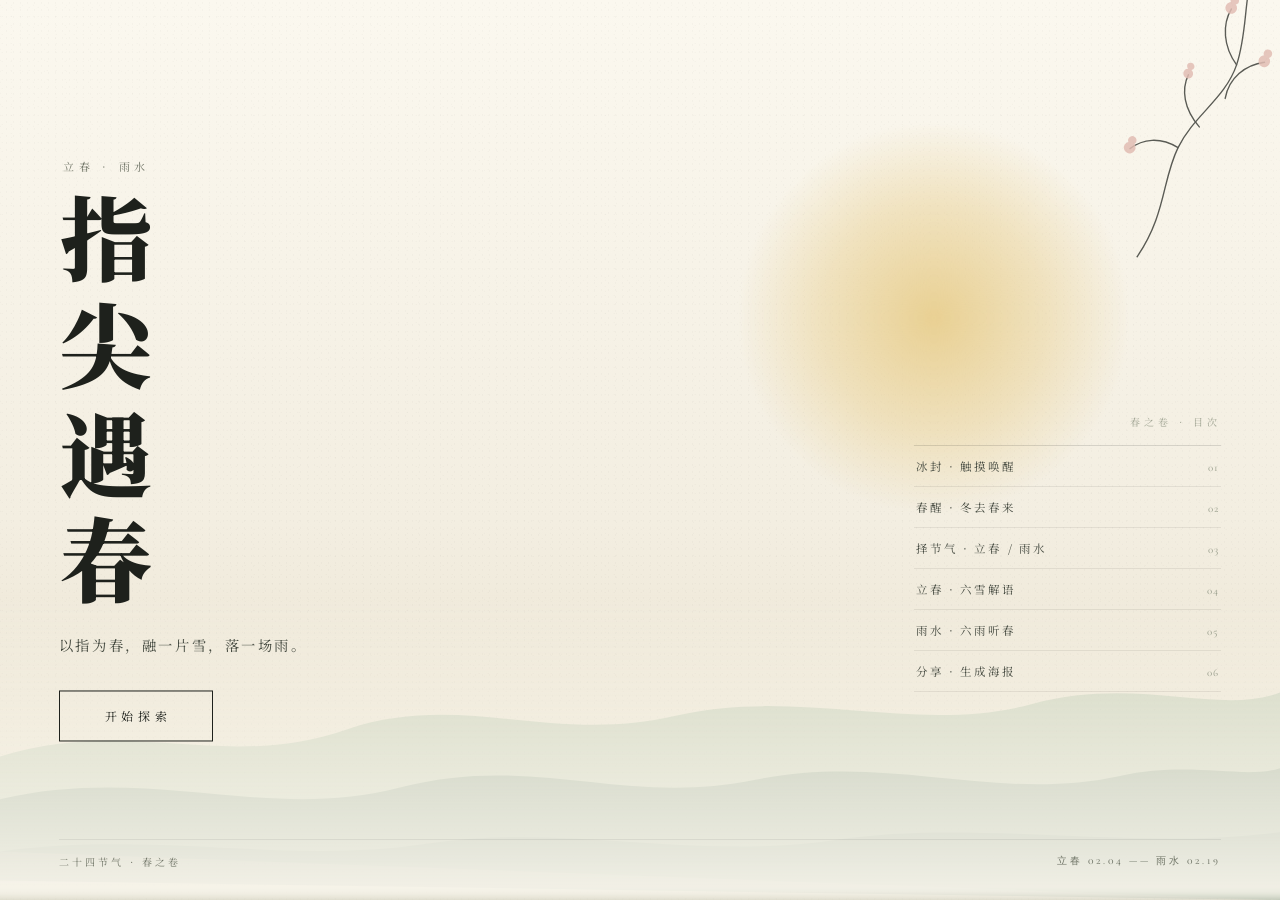
<file: index.html>
<!DOCTYPE html>
<html lang="zh-CN">
<head>
<meta charset="UTF-8" />
<meta name="viewport" content="width=device-width, initial-scale=1, maximum-scale=1, viewport-fit=cover" />
<meta name="theme-color" content="#F3EEE1" />
<title>指尖遇春 · 立春雨水交互科普</title>
<meta name="description" content="以指为春：融开一片冰，落下一场雨。立春与雨水的二十四节气触摸科普。" />
<link rel="preconnect" href="https://fonts.googleapis.com">
<link rel="preconnect" href="https://fonts.gstatic.com" crossorigin>
<link href="https://fonts.googleapis.com/css2?family=Noto+Serif+SC:wght@300;400;600;900&family=Cormorant+Garamond:ital,wght@0,300;0,500;0,600;1,300&display=swap" rel="stylesheet">
<link rel="stylesheet" href="styles.css" />
</head>
<body>

<!-- 纸纹与共用地形 -->
<svg class="defs" aria-hidden="true">
  <defs>
    <filter id="inkEdge" x="-20%" y="-20%" width="140%" height="140%">
      <feTurbulence type="fractalNoise" baseFrequency="0.012 0.02" numOctaves="3" seed="7" result="noise"/>
      <feDisplacementMap in="SourceGraphic" in2="noise" scale="16" xChannelSelector="R" yChannelSelector="G"/>
    </filter>
    <filter id="softLight" x="-50%" y="-50%" width="200%" height="200%">
      <feGaussianBlur stdDeviation="26"/>
    </filter>
    <radialGradient id="sunGlow">
      <stop offset="0%" stop-color="#E8CE8E" stop-opacity=".55"/>
      <stop offset="60%" stop-color="#E8CE8E" stop-opacity=".14"/>
      <stop offset="100%" stop-color="#E8CE8E" stop-opacity="0"/>
    </radialGradient>
    <linearGradient id="mistFade" x1="0" y1="0" x2="0" y2="1">
      <stop offset="0%" stop-color="#FBF8EF" stop-opacity="0"/>
      <stop offset="55%" stop-color="#FBF8EF" stop-opacity=".55"/>
      <stop offset="100%" stop-color="#FBF8EF" stop-opacity=".9"/>
    </linearGradient>

    <!-- 六边雪晶 -->
    <symbol id="flake" viewBox="0 0 100 100">
      <g fill="none" stroke="currentColor" stroke-width="3.2" stroke-linecap="round">
        <path d="M50 6 L50 94 M6 50 L94 50 M19 19 L81 81 M81 19 L19 81"/>
        <path d="M50 20 L38 12 M50 20 L62 12 M50 80 L38 88 M50 80 L62 88
                 M20 50 L12 38 M20 50 L12 62 M80 50 L88 38 M80 50 L88 62
                 M28 28 L20 24 M28 28 L24 20 M72 72 L80 76 M72 72 L76 80
                 M72 28 L76 20 M72 28 L80 24 M28 72 L20 76 M28 72 L24 80"
              stroke-width="2.4"/>
      </g>
    </symbol>

    <!-- 雨滴 -->
    <symbol id="drop" viewBox="0 0 40 56">
      <path d="M20 3 C20 3 34 26 34 36 A14 14 0 0 1 6 36 C6 26 20 3 20 3 Z"
            fill="none" stroke="currentColor" stroke-width="2.4" stroke-linejoin="round"/>
      <path d="M15 34 A6 7 0 0 0 20 41" fill="none" stroke="currentColor" stroke-width="1.6" stroke-linecap="round" opacity=".55"/>
    </symbol>

    <!-- 线描：梅枝 -->
    <symbol id="artPlum" viewBox="0 0 240 320">
      <g fill="none" stroke="#1E211C" stroke-width="1.3" stroke-linecap="round">
        <path d="M34 300 C70 268 74 236 96 210 C118 184 150 176 168 148 C186 120 190 86 208 60"/>
        <path d="M96 210 C82 196 66 194 52 200"/>
        <path d="M150 176 C158 158 176 150 194 152"/>
        <path d="M168 148 C160 128 164 108 176 96"/>
        <path d="M120 196 C110 176 112 158 122 146"/>
      </g>
      <g fill="#D9A79E" opacity=".85">
        <circle cx="52" cy="199" r="5.5"/><circle cx="56" cy="193" r="4"/>
        <circle cx="194" cy="151" r="5.5"/><circle cx="199" cy="145" r="4"/>
        <circle cx="176" cy="95" r="5.5"/><circle cx="181" cy="89" r="4"/>
        <circle cx="208" cy="58" r="5"/><circle cx="213" cy="52" r="3.6"/>
        <circle cx="122" cy="145" r="4.6"/><circle cx="126" cy="139" r="3.4"/>
      </g>
    </symbol>

    <!-- 线描：春盘（俯视） -->
    <symbol id="artDish" viewBox="0 0 240 320">
      <g fill="none" stroke="#1E211C" stroke-width="1.3" stroke-linecap="round">
        <circle cx="120" cy="156" r="72"/>
        <circle cx="120" cy="156" r="56" opacity=".4" stroke-width=".9"/>
        <path d="M34 268 C60 258 86 274 112 264 C138 254 164 270 190 260" opacity=".45" stroke-width="1.1"/>
      </g>
      <g fill="none" stroke="#4E6E56" stroke-width="1.2" opacity=".9">
        <path d="M92 130 C100 122 112 122 118 130 C110 138 98 138 92 130 Z"/>
        <path d="M132 118 C140 112 150 114 154 122 C146 128 136 126 132 118 Z"/>
        <path d="M136 168 C144 160 156 162 160 170 C152 178 140 176 136 168 Z"/>
      </g>
      <g fill="none" stroke="#C9A15C" stroke-width="1.2" opacity=".9">
        <circle cx="106" cy="176" r="9"/><circle cx="128" cy="144" r="7"/><circle cx="140" cy="188" r="6"/>
      </g>
      <g fill="none" stroke="#1E211C" stroke-width="1.2" opacity=".7">
        <path d="M46 250 L196 224"/><path d="M50 264 L200 238"/>
      </g>
    </symbol>

    <!-- 线描：春笋 -->
    <symbol id="artBamboo" viewBox="0 0 240 320">
      <g fill="none" stroke="#1E211C" stroke-width="1.3" stroke-linecap="round">
        <path d="M120 84 C104 112 94 156 94 202 C94 236 104 256 120 256 C136 256 146 236 146 202 C146 156 136 112 120 84 Z"/>
        <path d="M100 138 C108 132 132 132 140 138"/>
        <path d="M97 172 C108 165 132 165 143 172"/>
        <path d="M96 204 C108 197 132 197 144 204"/>
        <path d="M100 234 C110 228 130 228 140 234"/>
      </g>
      <g fill="none" stroke="#4E6E56" stroke-width="1.1" opacity=".8">
        <path d="M120 84 C124 66 136 54 152 50 C150 66 140 78 126 86"/>
        <path d="M94 214 C82 206 76 194 76 180 C90 184 98 196 98 210"/>
      </g>
      <g fill="none" stroke="#1E211C" stroke-width=".9" opacity=".3">
        <path d="M104 150 L104 168 M136 150 L136 168 M102 186 L102 202 M138 186 L138 202"/>
      </g>
    </symbol>

    <!-- 线描：卷册 -->
    <symbol id="artScroll" viewBox="0 0 240 320">
      <g fill="none" stroke="#1E211C" stroke-width="1.3" stroke-linecap="round">
        <rect x="52" y="104" width="136" height="104" rx="1"/>
        <rect x="42" y="92" width="156" height="12" rx="6"/>
        <rect x="42" y="208" width="156" height="12" rx="6"/>
        <path d="M70 132 L170 132 M70 150 L146 150 M70 168 L158 168 M70 186 L128 186" stroke-width=".85" opacity=".4"/>
        <path d="M120 220 L120 258" stroke-width=".9" opacity=".3"/>
      </g>
      <g fill="none" stroke="#A63D2A" stroke-width="1.2" opacity=".75">
        <rect x="148" y="170" width="18" height="18"/>
      </g>
    </symbol>

    <!-- 线描：秧苗 -->
    <symbol id="artSprout" viewBox="0 0 240 320">
      <g fill="none" stroke="#1E211C" stroke-width="1.3" stroke-linecap="round">
        <path d="M120 260 L120 170"/>
        <path d="M120 214 C104 210 92 198 90 182"/>
        <path d="M120 196 C138 192 150 180 152 162"/>
        <path d="M120 170 C112 156 112 142 120 130"/>
      </g>
      <g fill="none" stroke="#4E6E56" stroke-width="1.2" opacity=".85">
        <path d="M90 182 C86 168 92 154 104 148 C108 162 102 176 90 182 Z"/>
        <path d="M152 162 C156 148 150 134 138 128 C134 142 140 156 152 162 Z"/>
      </g>
      <g fill="none" stroke="#1E211C" stroke-width="1.1" opacity=".6">
        <path d="M64 268 C80 260 96 274 112 266 C128 258 144 272 160 264 C172 258 182 262 190 266"/>
        <path d="M64 282 C80 274 96 288 112 280 C128 272 144 286 160 278 C172 272 182 276 190 280"/>
      </g>
    </symbol>

    <!-- 线描：绒花 -->
    <symbol id="artRonghua" viewBox="0 0 240 320">
      <g fill="none" stroke="#D9A79E" stroke-width="1.2">
        <g transform="translate(120 146)">
          <ellipse cx="0" cy="-36" rx="13" ry="26"/>
          <ellipse cx="0" cy="-36" rx="13" ry="26" transform="rotate(60)"/>
          <ellipse cx="0" cy="-36" rx="13" ry="26" transform="rotate(120)"/>
          <ellipse cx="0" cy="-36" rx="13" ry="26" transform="rotate(180)"/>
          <ellipse cx="0" cy="-36" rx="13" ry="26" transform="rotate(240)"/>
          <ellipse cx="0" cy="-36" rx="13" ry="26" transform="rotate(300)"/>
        </g>
        <circle cx="120" cy="146" r="13"/>
        <circle cx="120" cy="146" r="5"/>
      </g>
      <g fill="none" stroke="#1E211C" stroke-width="1.2" stroke-linecap="round">
        <path d="M120 188 L120 262"/>
        <path d="M120 252 C104 246 96 234 96 222 C110 224 118 234 120 252 Z" stroke="#4E6E56" stroke-width="1.1"/>
      </g>
    </symbol>

    <!-- 线描：檐雨 -->
    <symbol id="artRain" viewBox="0 0 240 320">
      <g fill="none" stroke="#1E211C" stroke-width="1.3" stroke-linecap="round">
        <path d="M32 104 L208 104"/>
        <path d="M44 72 L196 72" stroke-width="1" opacity=".45"/>
        <path d="M56 104 a10 10 0 0 1 20 0 M88 104 a10 10 0 0 1 20 0 M120 104 a10 10 0 0 1 20 0 M152 104 a10 10 0 0 1 20 0"/>
        <path d="M44 104 C44 118 52 126 64 128"/>
        <path d="M64 130 L62 146 M100 108 L98 132 M136 108 L136 134 M170 108 L168 130"/>
      </g>
      <g fill="none" stroke="#4E6E56" stroke-width="1.1" opacity=".6">
        <path d="M56 240 C72 234 86 244 102 238"/>
        <path d="M116 254 C132 248 146 258 162 252"/>
        <path d="M82 272 C98 266 112 276 128 270"/>
      </g>
    </symbol>

    <!-- 线描：鸿雁 -->
    <symbol id="artGoose" viewBox="0 0 240 320">
      <g fill="none" stroke="#1E211C" stroke-width="1.3" stroke-linecap="round">
        <path d="M56 150 C74 134 96 134 112 146 C124 136 140 138 150 150"/>
        <path d="M96 120 C108 108 126 108 138 120"/>
        <path d="M132 176 C146 162 166 164 178 178"/>
      </g>
      <g fill="none" stroke="#4E6E56" stroke-width="1.1" opacity=".7">
        <path d="M52 236 C84 224 118 240 150 230 C174 222 192 230 200 236"/>
        <path d="M40 262 C76 250 112 266 148 256 C176 248 196 254 206 260"/>
      </g>
      <circle cx="176" cy="96" r="18" fill="none" stroke="#E8CE8E" stroke-width="1.2" opacity=".8"/>
    </symbol>
    <!-- 雨丝贴图 -->
    <pattern id="rainTile" width="84" height="108" patternUnits="userSpaceOnUse" patternTransform="rotate(9)">
      <line x1="6" y1="4" x2="5" y2="20" stroke="#4E6E56" stroke-width="1" opacity=".55"/>
      <line x1="30" y1="34" x2="29" y2="52" stroke="#4E6E56" stroke-width="1" opacity=".4"/>
      <line x1="58" y1="60" x2="57" y2="74" stroke="#4E6E56" stroke-width="1" opacity=".32"/>
      <line x1="72" y1="16" x2="71" y2="30" stroke="#4E6E56" stroke-width="1" opacity=".3"/>
      <line x1="16" y1="72" x2="15" y2="88" stroke="#4E6E56" stroke-width="1" opacity=".34"/>
      <line x1="44" y1="92" x2="43" y2="108" stroke="#4E6E56" stroke-width="1" opacity=".26"/>
    </pattern>
  </defs>
</svg>

<div id="app" class="app">

  <!-- ============ 0 加载 ============ -->
  <section class="screen is-active" id="s-loading">
    <div class="loader-wrap">
      <p class="eyebrow">二十四节气 · 触摸科普</p>
      <h1 class="loader-title vertical">指尖遇春</h1>
      <div class="loader-line"><span></span></div>
      <p class="loader-meta">立春 · 雨水<span class="dot">·</span>2026</p>
    </div>
  </section>

  <!-- ============ 1 封面 ============ -->
  <section class="screen" id="s-cover">
    <div class="scene scene-cover" aria-hidden="true">
      <div class="sun"></div>
      <svg class="mountains" viewBox="0 0 1440 520" preserveAspectRatio="none">
        <path class="m-far" d="M0 470 L0 372 C150 330 250 388 390 344 C520 304 620 360 760 330 C900 300 1030 350 1160 318 C1280 288 1370 330 1440 306 L1440 520 Z"/>
        <path class="m-mid" d="M0 500 L0 416 C170 380 300 440 450 404 C600 368 700 424 850 396 C1000 368 1120 420 1260 392 C1340 376 1400 396 1440 384 L1440 520 Z"/>
        <path class="m-near" d="M0 520 L0 470 C180 448 320 484 480 462 C640 440 780 480 940 458 C1100 436 1270 470 1440 450 L1440 520 Z"/>
      </svg>
      <div class="mist"></div>
      <svg class="plum-branch" viewBox="0 0 240 320"><use href="#artPlum"/></svg>
    </div>
    <div class="cover-inner">
      <p class="eyebrow">立春 · 雨水</p>
      <h1 class="cover-title vertical">指尖遇春</h1>
      <p class="cover-line">以指为春，融一片雪，落一场雨。</p>
      <button class="btn-ink" id="startBtn"><span>开始探索</span></button>
    </div>
    <aside class="cover-index" aria-label="卷目">
      <p class="ci-head">春之卷 · 目次</p>
      <ol>
        <li><span>冰封 · 触摸唤醒</span><b>01</b></li>
        <li><span>春醒 · 冬去春来</span><b>02</b></li>
        <li><span>择节气 · 立春 / 雨水</span><b>03</b></li>
        <li><span>立春 · 六雪解语</span><b>04</b></li>
        <li><span>雨水 · 六雨听春</span><b>05</b></li>
        <li><span>分享 · 生成海报</span><b>06</b></li>
      </ol>
    </aside>
    <div class="cover-foot">
      <span>二十四节气 · 春之卷</span>
      <span class="num">立春 02.04 —— 雨水 02.19</span>
    </div>
  </section>

  <!-- ============ 2 冰封 · 触摸唤醒 ============ -->
  <section class="screen" id="s-awaken">
    <div class="scene scene-frozen" aria-hidden="true">
      <div class="frozen-word vertical">春</div>
      <svg class="mountains" viewBox="0 0 1440 520" preserveAspectRatio="none">
        <path class="m-far" d="M0 470 L0 372 C150 330 250 388 390 344 C520 304 620 360 760 330 C900 300 1030 350 1160 318 C1280 288 1370 330 1440 306 L1440 520 Z"/>
        <path class="m-mid" d="M0 500 L0 416 C170 380 300 440 450 404 C600 368 700 424 850 396 C1000 368 1120 420 1260 392 C1340 376 1400 396 1440 384 L1440 520 Z"/>
      </svg>
    </div>
    <canvas id="frost" class="frost"></canvas>
    <div class="awaken-ui">
      <p class="awaken-top">春之卷 · 冰封</p>
      <div class="awaken-hint">
        <svg class="swipe-ico" viewBox="0 0 64 24" aria-hidden="true">
          <path d="M6 12h40" fill="none" stroke="currentColor" stroke-width="1.2" stroke-linecap="round"/>
          <path d="M40 6l7 6-7 6" fill="none" stroke="currentColor" stroke-width="1.2" stroke-linecap="round" stroke-linejoin="round"/>
          <path d="M58 6l-7 6 7 6" fill="none" stroke="currentColor" stroke-width="1.2" stroke-linecap="round" stroke-linejoin="round"/>
        </svg>
        <span>按住并左右滑动 · 融开这片冰</span>
      </div>
    </div>
    <div class="awaken-foot">
      <span>立春 · 雨水</span>
      <span class="awaken-progress"><b id="icePct">0</b><i>%</i> 已融</span>
    </div>
  </section>

  <!-- ============ 3 春醒 ============ -->
  <section class="screen" id="s-spring">
    <div class="scene">
      <div class="spring-glow"></div>
      <svg class="mountains" viewBox="0 0 1440 520" preserveAspectRatio="none">
        <path class="m-far" d="M0 470 L0 372 C150 330 250 388 390 344 C520 304 620 360 760 330 C900 300 1030 350 1160 318 C1280 288 1370 330 1440 306 L1440 520 Z"/>
        <path class="m-mid" d="M0 500 L0 416 C170 380 300 440 450 404 C600 368 700 424 850 396 C1000 368 1120 420 1260 392 C1340 376 1400 396 1440 384 L1440 520 Z"/>
      </svg>
      <div class="mist"></div>
    </div>
    <div class="spring-inner">
      <h2 class="spring-title">
        <span class="v">冬</span><span class="v">去</span><span class="v">春</span><span class="v">来</span>
      </h2>
      <p class="spring-sub">春回大地<span class="sep">·</span>万物复苏</p>
      <div class="seal seal-lg" aria-hidden="true"><span>立春</span></div>
    </div>
    <button class="spring-next" id="springNext">向下<span class="rule-sm"></span>择一节气</button>
  </section>

  <!-- ============ 4 屏风选择 ============ -->
  <section class="screen" id="s-choice">
    <div class="scene scene-plain"></div>
    <header class="choice-head">
      <p class="eyebrow">春之卷 · 择节</p>
      <h2 class="choice-title">择一节 · 入春</h2>
    </header>
    <div class="screens" role="group" aria-label="选择节气">
      <button class="screen-panel" id="pickLichun" data-term="lichun">
        
        <span class="panel-frame">
          <svg class="panel-art" viewBox="0 0 240 320" aria-hidden="true"><use href="#artPlum"/></svg>
          <span class="panel-eyebrow">SPRING BEGINS</span>
          <span class="panel-title vertical">立春</span>
          <span class="panel-date">二月四日<span class="sep">·</span>太阳黄经 315°</span>
          <span class="panel-three">东风解冻<span class="sep">·</span>蛰虫始振<span class="sep">·</span>鱼陟负冰</span>
          <span class="panel-enter">入<span class="arrow-line"></span></span>
        </span>
      </button>
      <div class="panel-gap" aria-hidden="true"><span class="gap-word vertical">雪尽雨来</span></div>
      <button class="screen-panel is-locked" id="pickYushui" data-term="yushui" disabled>
        
        <span class="panel-frame">
          <svg class="panel-art" viewBox="0 0 240 320" aria-hidden="true"><use href="#artGoose"/></svg>
          <span class="panel-eyebrow">RAIN WATER</span>
          <span class="panel-title vertical">雨水</span>
          <span class="panel-date">二月十九日<span class="sep">·</span>太阳黄经 330°</span>
          <span class="panel-lock">
            <svg viewBox="0 0 24 24" class="lock-ico" aria-hidden="true"><rect x="5" y="10" width="14" height="10" rx="1.5"/><path d="M8 10V7.5a4 4 0 0 1 8 0V10"/></svg>
            集齐六雪<span class="sep">·</span>解锁
          </span>
        </span>
      </button>
    </div>
    <button class="back-link" data-back="cover">归 · 封面</button>
  </section>

  <!-- ============ 5 立春 · 六雪 ============ -->
  <section class="screen" id="s-lichun" data-term="lichun">
    <div class="scene scene-lichun">
      <div class="sun"></div>
      <svg class="mountains" viewBox="0 0 1440 520" preserveAspectRatio="none">
        <path class="m-far" d="M0 470 L0 372 C150 330 250 388 390 344 C520 304 620 360 760 330 C900 300 1030 350 1160 318 C1280 288 1370 330 1440 306 L1440 520 Z"/>
        <path class="m-mid" d="M0 500 L0 416 C170 380 300 440 450 404 C600 368 700 424 850 396 C1000 368 1120 420 1260 392 C1340 376 1400 396 1440 384 L1440 520 Z"/>
        <path class="m-near" d="M0 520 L0 470 C180 448 320 484 480 462 C640 440 780 480 940 458 C1100 436 1270 470 1440 450 L1440 520 Z"/>
      </svg>
      <div class="mist"></div>
      <svg class="plum-branch branch-bl" viewBox="0 0 240 320"><use href="#artPlum"/></svg>
    </div>

    <header class="term-head">
      <div class="term-title-block">
        <h2 class="term-title vertical">立春</h2>
        <div class="term-meta">
          <p class="term-date">二月四日<span class="sep">·</span>太阳黄经 315°</p>
          <p class="term-quote vertical">立，始建也。春气始而建立也。</p>
          <div class="seal"><span>立春</span></div>
        </div>
      </div>
    </header>

    <div class="journal" id="lichunField" aria-label="六处可点的雪"></div>

    <div class="hud">
      <div class="hud-progress">
        <p class="hud-count"><span class="num" id="lcCount">〇</span><i>/</i><span class="num">陆</span></p>
        <div class="hud-dots" id="lcDots"></div>
      </div>
      <p class="hud-hint" id="lcHint">点一片雪 · 解一段春</p>
    </div>

    <nav class="dock">
      <div class="dock-links">
        <button class="dock-link is-active" data-back="cover">立春</button>
        <button class="dock-link" id="dockYushui" disabled>雨水</button>
        <button class="dock-link" data-back="poster" id="dockPoster" disabled>海报</button>
      </div>
      <button class="dock-cta" id="lcContinue" disabled>继续 · 雨水<span class="sep">·</span><span class="dock-cond" id="lcCond">集齐六雪解锁</span></button>
    </nav>
  </section>

  <!-- ============ 6 雨水 · 六滴 ============ -->
  <section class="screen" id="s-yushui" data-term="yushui">
    <div class="scene scene-yushui">
      <div class="sun sun-yushui"></div>
      <svg class="rain-veil" aria-hidden="true">
        <rect width="100%" height="100%" fill="url(#rainTile)"/>
      </svg>
      <svg class="mountains" viewBox="0 0 1440 520" preserveAspectRatio="none">
        <path class="m-far" d="M0 470 L0 386 C160 348 270 402 410 362 C540 324 640 378 780 350 C920 322 1046 368 1176 338 C1290 310 1374 348 1440 326 L1440 520 Z"/>
        <path class="m-mid" d="M0 500 L0 430 C180 396 310 452 460 418 C610 384 710 438 860 412 C1010 386 1130 434 1270 408 C1350 394 1404 410 1440 400 L1440 520 Z"/>
      </svg>
      <div class="water"></div>
      <svg class="ripples" viewBox="0 0 600 200" aria-hidden="true">
        <g fill="none" stroke="#2F4C3E" stroke-width=".8">
          <ellipse cx="170" cy="118" rx="44" ry="9" opacity=".3"/>
          <ellipse cx="170" cy="118" rx="76" ry="16" opacity=".22"/>
          <ellipse cx="170" cy="118" rx="116" ry="25" opacity=".14"/>
          <ellipse cx="408" cy="86" rx="32" ry="7" opacity=".24"/>
          <ellipse cx="408" cy="86" rx="62" ry="14" opacity=".16"/>
        </g>
      </svg>
      <div class="mist"></div>

    </div>

    <header class="term-head">
      <div class="term-title-block">
        <h2 class="term-title vertical">雨水</h2>
        <div class="term-meta">
          <p class="term-date">二月十九日<span class="sep">·</span>太阳黄经 330°</p>
          <p class="term-quote vertical">冰雪皆散而为水，化而为雨。</p>
          <div class="seal"><span>雨水</span></div>
        </div>
      </div>
    </header>

    <div class="journal" id="yushuiField" aria-label="六处可点的雨"></div>

    <div class="hud">
      <div class="hud-progress">
        <p class="hud-count"><span class="num" id="ysCount">〇</span><i>/</i><span class="num">陆</span></p>
        <div class="hud-dots" id="ysDots"></div>
      </div>
      <p class="hud-hint" id="ysHint">点一滴雨 · 听一段春</p>
    </div>

    <nav class="dock">
      <div class="dock-links">
        <button class="dock-link" data-back="lichun">立春</button>
        <button class="dock-link is-active" data-back="lichun">雨水</button>
        <button class="dock-link" data-back="poster" id="dockPoster2">海报</button>
      </div>
      <button class="dock-cta" id="ysContinue" disabled>继续 · 生成海报<span class="sep">·</span><span class="dock-cond" id="ysCond">集齐六雨解锁</span></button>
    </nav>
  </section>

  <!-- ============ 7 分享海报 ============ -->
  <section class="screen" id="s-poster">
    <div class="scene scene-plain"></div>
    <div class="poster-stage">
      <p class="eyebrow">春之卷 · 已成</p>
      <div class="poster-frame">
        <canvas id="posterCanvas" width="675" height="900" aria-label="指尖遇春分享海报"></canvas>
      </div>
      <div class="poster-actions">
        <button class="btn-ink btn-sm" id="savePoster"><span>保存海报</span></button>
        <button class="btn-ghost" id="toJingzhe">下回 · 惊蛰</button>
        <button class="btn-ghost" id="replayBtn">再逛一次</button>
      </div>
    </div>
    <button class="back-link" data-back="lichun">归 · 立春</button>
  </section>

  <!-- ============ 8 惊蛰预告 ============ -->
  <section class="screen" id="s-jingzhe">
    <div class="night-scene">
      <svg class="thunder" viewBox="0 0 600 400" aria-hidden="true">
        <path d="M120 20 L232 148 L188 156 L300 268 L252 276 L372 392"/>
      </svg>
      <div class="night-mist"></div>
    </div>
    <div class="night-inner">
      <h2 class="night-title vertical">惊蛰 · 未至</h2>
      <p class="night-sub">三月五日<span class="sep">·</span>万物出乎震</p>
      <p class="night-tip">下回 · 见</p>
    </div>
    <button class="night-back" id="nightBack">返回 · 指尖遇春<span class="rule-sm"></span></button>
    <div class="seal seal-night" aria-hidden="true"><span>春</span></div>
  </section>

</div>

<!-- ============ 知识弹窗 ============ -->
<div class="modal" id="modal" role="dialog" aria-modal="true" aria-labelledby="modalTitle" hidden>
  <div class="modal-veil" data-close="veil"></div>
  <article class="modal-card" id="modalCard">
    <button class="modal-close" id="modalClose" aria-label="关闭">×</button>
    <div class="modal-art">
      <div class="modal-figure" id="modalArt" aria-hidden="true"></div>
      <p class="modal-caption" id="modalCaption">一物 · 一景</p>
    </div>
    <div class="modal-body">
      <p class="modal-chapter" id="modalChapter">物候 · 三候</p>
      <h2 class="modal-title" id="modalTitle">东风解冻</h2>
      <div class="modal-text" id="modalText"></div>
      <p class="modal-quote" id="modalQuote"></p>
      <div class="modal-actions">
        <button class="link-btn" id="copyKnow">复制文本</button>
        <button class="link-btn link-btn-next" id="modalNext">下一片雪<span class="arrow-mini"></span></button>
        <button class="link-btn" id="modalDone">已阅 · 收起</button>
      </div>
    </div>
  </article>
</div>

<div class="toast" id="toast" role="status" aria-live="polite"></div>

<script src="app.js"></script>
</body>
</html>
</file>
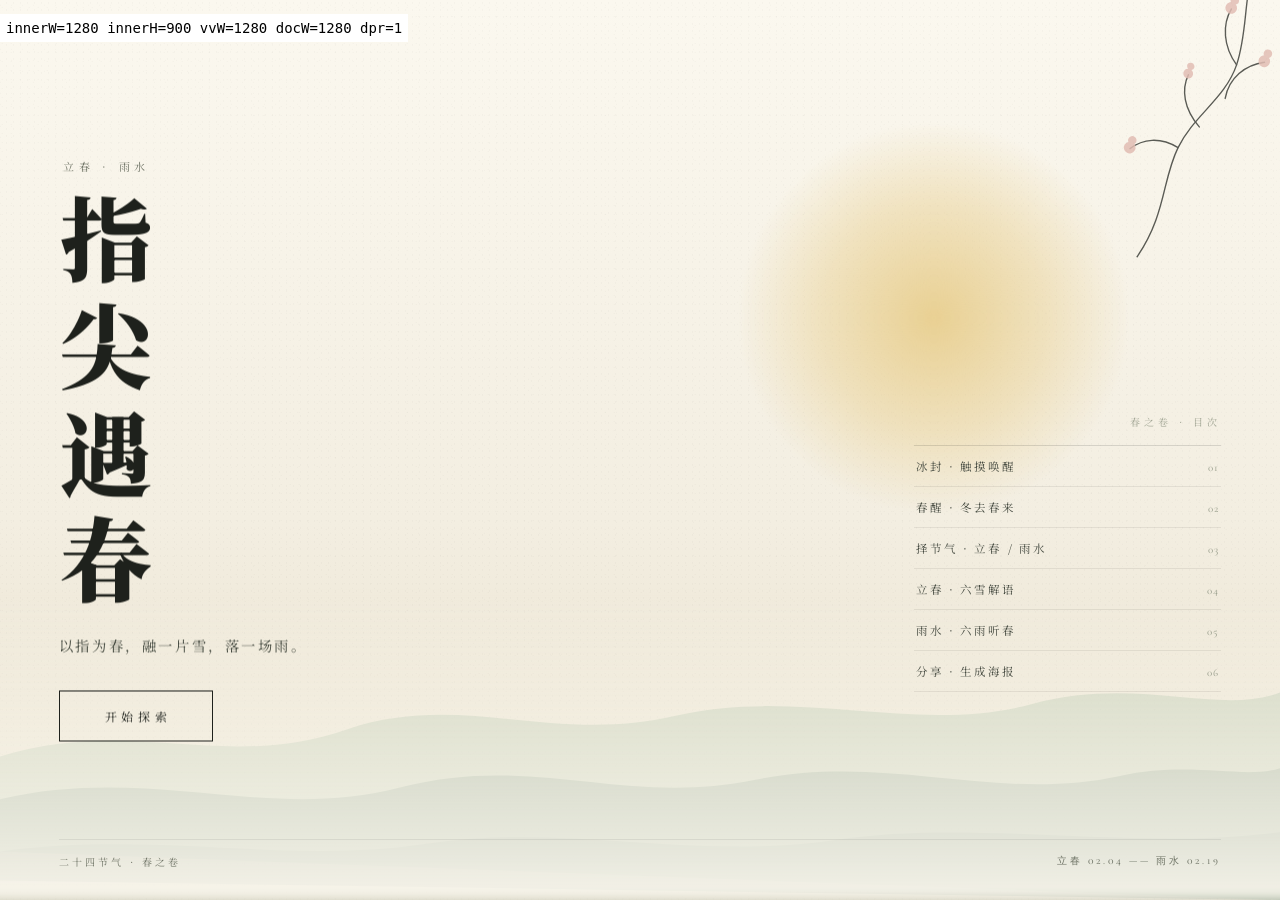
<file: _debug.html>
﻿<!DOCTYPE html>
<html lang="zh-CN">
<head>
<meta charset="UTF-8" />
<meta name="viewport" content="width=device-width, initial-scale=1, maximum-scale=1, viewport-fit=cover" />
<meta name="theme-color" content="#F3EEE1" />
<title>指尖遇春 · 立春雨水交互科普</title>
<meta name="description" content="以指为春：融开一片冰，落下一场雨。立春与雨水的二十四节气触摸科普。" />
<link rel="preconnect" href="https://fonts.googleapis.com">
<link rel="preconnect" href="https://fonts.gstatic.com" crossorigin>
<link href="https://fonts.googleapis.com/css2?family=Noto+Serif+SC:wght@300;400;600;900&family=Cormorant+Garamond:ital,wght@0,300;0,500;0,600;1,300&display=swap" rel="stylesheet">
<link rel="stylesheet" href="styles.css" />
</head>
<body>

<!-- 纸纹与共用地形 -->
<svg class="defs" aria-hidden="true">
  <defs>
    <filter id="inkEdge" x="-20%" y="-20%" width="140%" height="140%">
      <feTurbulence type="fractalNoise" baseFrequency="0.012 0.02" numOctaves="3" seed="7" result="noise"/>
      <feDisplacementMap in="SourceGraphic" in2="noise" scale="16" xChannelSelector="R" yChannelSelector="G"/>
    </filter>
    <filter id="softLight" x="-50%" y="-50%" width="200%" height="200%">
      <feGaussianBlur stdDeviation="26"/>
    </filter>
    <radialGradient id="sunGlow">
      <stop offset="0%" stop-color="#E8CE8E" stop-opacity=".55"/>
      <stop offset="60%" stop-color="#E8CE8E" stop-opacity=".14"/>
      <stop offset="100%" stop-color="#E8CE8E" stop-opacity="0"/>
    </radialGradient>
    <linearGradient id="mistFade" x1="0" y1="0" x2="0" y2="1">
      <stop offset="0%" stop-color="#FBF8EF" stop-opacity="0"/>
      <stop offset="55%" stop-color="#FBF8EF" stop-opacity=".55"/>
      <stop offset="100%" stop-color="#FBF8EF" stop-opacity=".9"/>
    </linearGradient>

    <!-- 六边雪晶 -->
    <symbol id="flake" viewBox="0 0 100 100">
      <g fill="none" stroke="currentColor" stroke-width="3.2" stroke-linecap="round">
        <path d="M50 6 L50 94 M6 50 L94 50 M19 19 L81 81 M81 19 L19 81"/>
        <path d="M50 20 L38 12 M50 20 L62 12 M50 80 L38 88 M50 80 L62 88
                 M20 50 L12 38 M20 50 L12 62 M80 50 L88 38 M80 50 L88 62
                 M28 28 L20 24 M28 28 L24 20 M72 72 L80 76 M72 72 L76 80
                 M72 28 L76 20 M72 28 L80 24 M28 72 L20 76 M28 72 L24 80"
              stroke-width="2.4"/>
      </g>
    </symbol>

    <!-- 雨滴 -->
    <symbol id="drop" viewBox="0 0 40 56">
      <path d="M20 3 C20 3 34 26 34 36 A14 14 0 0 1 6 36 C6 26 20 3 20 3 Z"
            fill="none" stroke="currentColor" stroke-width="2.4" stroke-linejoin="round"/>
      <path d="M15 34 A6 7 0 0 0 20 41" fill="none" stroke="currentColor" stroke-width="1.6" stroke-linecap="round" opacity=".55"/>
    </symbol>

    <!-- 线描：梅枝 -->
    <symbol id="artPlum" viewBox="0 0 240 320">
      <g fill="none" stroke="#1E211C" stroke-width="1.3" stroke-linecap="round">
        <path d="M34 300 C70 268 74 236 96 210 C118 184 150 176 168 148 C186 120 190 86 208 60"/>
        <path d="M96 210 C82 196 66 194 52 200"/>
        <path d="M150 176 C158 158 176 150 194 152"/>
        <path d="M168 148 C160 128 164 108 176 96"/>
        <path d="M120 196 C110 176 112 158 122 146"/>
      </g>
      <g fill="#D9A79E" opacity=".85">
        <circle cx="52" cy="199" r="5.5"/><circle cx="56" cy="193" r="4"/>
        <circle cx="194" cy="151" r="5.5"/><circle cx="199" cy="145" r="4"/>
        <circle cx="176" cy="95" r="5.5"/><circle cx="181" cy="89" r="4"/>
        <circle cx="208" cy="58" r="5"/><circle cx="213" cy="52" r="3.6"/>
        <circle cx="122" cy="145" r="4.6"/><circle cx="126" cy="139" r="3.4"/>
      </g>
    </symbol>

    <!-- 线描：春盘（俯视） -->
    <symbol id="artDish" viewBox="0 0 240 320">
      <g fill="none" stroke="#1E211C" stroke-width="1.3" stroke-linecap="round">
        <circle cx="120" cy="156" r="72"/>
        <circle cx="120" cy="156" r="56" opacity=".4" stroke-width=".9"/>
        <path d="M34 268 C60 258 86 274 112 264 C138 254 164 270 190 260" opacity=".45" stroke-width="1.1"/>
      </g>
      <g fill="none" stroke="#4E6E56" stroke-width="1.2" opacity=".9">
        <path d="M92 130 C100 122 112 122 118 130 C110 138 98 138 92 130 Z"/>
        <path d="M132 118 C140 112 150 114 154 122 C146 128 136 126 132 118 Z"/>
        <path d="M136 168 C144 160 156 162 160 170 C152 178 140 176 136 168 Z"/>
      </g>
      <g fill="none" stroke="#C9A15C" stroke-width="1.2" opacity=".9">
        <circle cx="106" cy="176" r="9"/><circle cx="128" cy="144" r="7"/><circle cx="140" cy="188" r="6"/>
      </g>
      <g fill="none" stroke="#1E211C" stroke-width="1.2" opacity=".7">
        <path d="M46 250 L196 224"/><path d="M50 264 L200 238"/>
      </g>
    </symbol>

    <!-- 线描：春笋 -->
    <symbol id="artBamboo" viewBox="0 0 240 320">
      <g fill="none" stroke="#1E211C" stroke-width="1.3" stroke-linecap="round">
        <path d="M120 84 C104 112 94 156 94 202 C94 236 104 256 120 256 C136 256 146 236 146 202 C146 156 136 112 120 84 Z"/>
        <path d="M100 138 C108 132 132 132 140 138"/>
        <path d="M97 172 C108 165 132 165 143 172"/>
        <path d="M96 204 C108 197 132 197 144 204"/>
        <path d="M100 234 C110 228 130 228 140 234"/>
      </g>
      <g fill="none" stroke="#4E6E56" stroke-width="1.1" opacity=".8">
        <path d="M120 84 C124 66 136 54 152 50 C150 66 140 78 126 86"/>
        <path d="M94 214 C82 206 76 194 76 180 C90 184 98 196 98 210"/>
      </g>
      <g fill="none" stroke="#1E211C" stroke-width=".9" opacity=".3">
        <path d="M104 150 L104 168 M136 150 L136 168 M102 186 L102 202 M138 186 L138 202"/>
      </g>
    </symbol>

    <!-- 线描：卷册 -->
    <symbol id="artScroll" viewBox="0 0 240 320">
      <g fill="none" stroke="#1E211C" stroke-width="1.3" stroke-linecap="round">
        <rect x="52" y="104" width="136" height="104" rx="1"/>
        <rect x="42" y="92" width="156" height="12" rx="6"/>
        <rect x="42" y="208" width="156" height="12" rx="6"/>
        <path d="M70 132 L170 132 M70 150 L146 150 M70 168 L158 168 M70 186 L128 186" stroke-width=".85" opacity=".4"/>
        <path d="M120 220 L120 258" stroke-width=".9" opacity=".3"/>
      </g>
      <g fill="none" stroke="#A63D2A" stroke-width="1.2" opacity=".75">
        <rect x="148" y="170" width="18" height="18"/>
      </g>
    </symbol>

    <!-- 线描：秧苗 -->
    <symbol id="artSprout" viewBox="0 0 240 320">
      <g fill="none" stroke="#1E211C" stroke-width="1.3" stroke-linecap="round">
        <path d="M120 260 L120 170"/>
        <path d="M120 214 C104 210 92 198 90 182"/>
        <path d="M120 196 C138 192 150 180 152 162"/>
        <path d="M120 170 C112 156 112 142 120 130"/>
      </g>
      <g fill="none" stroke="#4E6E56" stroke-width="1.2" opacity=".85">
        <path d="M90 182 C86 168 92 154 104 148 C108 162 102 176 90 182 Z"/>
        <path d="M152 162 C156 148 150 134 138 128 C134 142 140 156 152 162 Z"/>
      </g>
      <g fill="none" stroke="#1E211C" stroke-width="1.1" opacity=".6">
        <path d="M64 268 C80 260 96 274 112 266 C128 258 144 272 160 264 C172 258 182 262 190 266"/>
        <path d="M64 282 C80 274 96 288 112 280 C128 272 144 286 160 278 C172 272 182 276 190 280"/>
      </g>
    </symbol>

    <!-- 线描：绒花 -->
    <symbol id="artRonghua" viewBox="0 0 240 320">
      <g fill="none" stroke="#D9A79E" stroke-width="1.2">
        <g transform="translate(120 146)">
          <ellipse cx="0" cy="-36" rx="13" ry="26"/>
          <ellipse cx="0" cy="-36" rx="13" ry="26" transform="rotate(60)"/>
          <ellipse cx="0" cy="-36" rx="13" ry="26" transform="rotate(120)"/>
          <ellipse cx="0" cy="-36" rx="13" ry="26" transform="rotate(180)"/>
          <ellipse cx="0" cy="-36" rx="13" ry="26" transform="rotate(240)"/>
          <ellipse cx="0" cy="-36" rx="13" ry="26" transform="rotate(300)"/>
        </g>
        <circle cx="120" cy="146" r="13"/>
        <circle cx="120" cy="146" r="5"/>
      </g>
      <g fill="none" stroke="#1E211C" stroke-width="1.2" stroke-linecap="round">
        <path d="M120 188 L120 262"/>
        <path d="M120 252 C104 246 96 234 96 222 C110 224 118 234 120 252 Z" stroke="#4E6E56" stroke-width="1.1"/>
      </g>
    </symbol>

    <!-- 线描：檐雨 -->
    <symbol id="artRain" viewBox="0 0 240 320">
      <g fill="none" stroke="#1E211C" stroke-width="1.3" stroke-linecap="round">
        <path d="M32 104 L208 104"/>
        <path d="M44 72 L196 72" stroke-width="1" opacity=".45"/>
        <path d="M56 104 a10 10 0 0 1 20 0 M88 104 a10 10 0 0 1 20 0 M120 104 a10 10 0 0 1 20 0 M152 104 a10 10 0 0 1 20 0"/>
        <path d="M44 104 C44 118 52 126 64 128"/>
        <path d="M64 130 L62 146 M100 108 L98 132 M136 108 L136 134 M170 108 L168 130"/>
      </g>
      <g fill="none" stroke="#4E6E56" stroke-width="1.1" opacity=".6">
        <path d="M56 240 C72 234 86 244 102 238"/>
        <path d="M116 254 C132 248 146 258 162 252"/>
        <path d="M82 272 C98 266 112 276 128 270"/>
      </g>
    </symbol>

    <!-- 线描：鸿雁 -->
    <symbol id="artGoose" viewBox="0 0 240 320">
      <g fill="none" stroke="#1E211C" stroke-width="1.3" stroke-linecap="round">
        <path d="M56 150 C74 134 96 134 112 146 C124 136 140 138 150 150"/>
        <path d="M96 120 C108 108 126 108 138 120"/>
        <path d="M132 176 C146 162 166 164 178 178"/>
      </g>
      <g fill="none" stroke="#4E6E56" stroke-width="1.1" opacity=".7">
        <path d="M52 236 C84 224 118 240 150 230 C174 222 192 230 200 236"/>
        <path d="M40 262 C76 250 112 266 148 256 C176 248 196 254 206 260"/>
      </g>
      <circle cx="176" cy="96" r="18" fill="none" stroke="#E8CE8E" stroke-width="1.2" opacity=".8"/>
    </symbol>
    <!-- 雨丝贴图 -->
    <pattern id="rainTile" width="84" height="108" patternUnits="userSpaceOnUse" patternTransform="rotate(9)">
      <line x1="6" y1="4" x2="5" y2="20" stroke="#4E6E56" stroke-width="1" opacity=".55"/>
      <line x1="30" y1="34" x2="29" y2="52" stroke="#4E6E56" stroke-width="1" opacity=".4"/>
      <line x1="58" y1="60" x2="57" y2="74" stroke="#4E6E56" stroke-width="1" opacity=".32"/>
      <line x1="72" y1="16" x2="71" y2="30" stroke="#4E6E56" stroke-width="1" opacity=".3"/>
      <line x1="16" y1="72" x2="15" y2="88" stroke="#4E6E56" stroke-width="1" opacity=".34"/>
      <line x1="44" y1="92" x2="43" y2="108" stroke="#4E6E56" stroke-width="1" opacity=".26"/>
    </pattern>
  </defs>
</svg>

<div id="app" class="app">

  <!-- ============ 0 加载 ============ -->
  <section class="screen is-active" id="s-loading">
    <div class="loader-wrap">
      <p class="eyebrow">二十四节气 · 触摸科普</p>
      <h1 class="loader-title vertical">指尖遇春</h1>
      <div class="loader-line"><span></span></div>
      <p class="loader-meta">立春 · 雨水<span class="dot">·</span>2026</p>
    </div>
  </section>

  <!-- ============ 1 封面 ============ -->
  <section class="screen" id="s-cover">
    <div class="scene scene-cover" aria-hidden="true">
      <div class="sun"></div>
      <svg class="mountains" viewBox="0 0 1440 520" preserveAspectRatio="none">
        <path class="m-far" d="M0 470 L0 372 C150 330 250 388 390 344 C520 304 620 360 760 330 C900 300 1030 350 1160 318 C1280 288 1370 330 1440 306 L1440 520 Z"/>
        <path class="m-mid" d="M0 500 L0 416 C170 380 300 440 450 404 C600 368 700 424 850 396 C1000 368 1120 420 1260 392 C1340 376 1400 396 1440 384 L1440 520 Z"/>
        <path class="m-near" d="M0 520 L0 470 C180 448 320 484 480 462 C640 440 780 480 940 458 C1100 436 1270 470 1440 450 L1440 520 Z"/>
      </svg>
      <div class="mist"></div>
      <svg class="plum-branch" viewBox="0 0 240 320"><use href="#artPlum"/></svg>
    </div>
    <div class="cover-inner">
      <p class="eyebrow">立春 · 雨水</p>
      <h1 class="cover-title vertical">指尖遇春</h1>
      <p class="cover-line">以指为春，融一片雪，落一场雨。</p>
      <button class="btn-ink" id="startBtn"><span>开始探索</span></button>
    </div>
    <aside class="cover-index" aria-label="卷目">
      <p class="ci-head">春之卷 · 目次</p>
      <ol>
        <li><span>冰封 · 触摸唤醒</span><b>01</b></li>
        <li><span>春醒 · 冬去春来</span><b>02</b></li>
        <li><span>择节气 · 立春 / 雨水</span><b>03</b></li>
        <li><span>立春 · 六雪解语</span><b>04</b></li>
        <li><span>雨水 · 六雨听春</span><b>05</b></li>
        <li><span>分享 · 生成海报</span><b>06</b></li>
      </ol>
    </aside>
    <div class="cover-foot">
      <span>二十四节气 · 春之卷</span>
      <span class="num">立春 02.04 —— 雨水 02.19</span>
    </div>
  </section>

  <!-- ============ 2 冰封 · 触摸唤醒 ============ -->
  <section class="screen" id="s-awaken">
    <div class="scene scene-frozen" aria-hidden="true">
      <div class="frozen-word vertical">春</div>
      <svg class="mountains" viewBox="0 0 1440 520" preserveAspectRatio="none">
        <path class="m-far" d="M0 470 L0 372 C150 330 250 388 390 344 C520 304 620 360 760 330 C900 300 1030 350 1160 318 C1280 288 1370 330 1440 306 L1440 520 Z"/>
        <path class="m-mid" d="M0 500 L0 416 C170 380 300 440 450 404 C600 368 700 424 850 396 C1000 368 1120 420 1260 392 C1340 376 1400 396 1440 384 L1440 520 Z"/>
      </svg>
    </div>
    <canvas id="frost" class="frost"></canvas>
    <div class="awaken-ui">
      <p class="awaken-top">春之卷 · 冰封</p>
      <div class="awaken-hint">
        <svg class="swipe-ico" viewBox="0 0 64 24" aria-hidden="true">
          <path d="M6 12h40" fill="none" stroke="currentColor" stroke-width="1.2" stroke-linecap="round"/>
          <path d="M40 6l7 6-7 6" fill="none" stroke="currentColor" stroke-width="1.2" stroke-linecap="round" stroke-linejoin="round"/>
          <path d="M58 6l-7 6 7 6" fill="none" stroke="currentColor" stroke-width="1.2" stroke-linecap="round" stroke-linejoin="round"/>
        </svg>
        <span>按住并左右滑动 · 融开这片冰</span>
      </div>
    </div>
    <div class="awaken-foot">
      <span>立春 · 雨水</span>
      <span class="awaken-progress"><b id="icePct">0</b><i>%</i> 已融</span>
    </div>
  </section>

  <!-- ============ 3 春醒 ============ -->
  <section class="screen" id="s-spring">
    <div class="scene">
      <div class="spring-glow"></div>
      <svg class="mountains" viewBox="0 0 1440 520" preserveAspectRatio="none">
        <path class="m-far" d="M0 470 L0 372 C150 330 250 388 390 344 C520 304 620 360 760 330 C900 300 1030 350 1160 318 C1280 288 1370 330 1440 306 L1440 520 Z"/>
        <path class="m-mid" d="M0 500 L0 416 C170 380 300 440 450 404 C600 368 700 424 850 396 C1000 368 1120 420 1260 392 C1340 376 1400 396 1440 384 L1440 520 Z"/>
      </svg>
      <div class="mist"></div>
    </div>
    <div class="spring-inner">
      <h2 class="spring-title">
        <span class="v">冬</span><span class="v">去</span><span class="v">春</span><span class="v">来</span>
      </h2>
      <p class="spring-sub">春回大地<span class="sep">·</span>万物复苏</p>
      <div class="seal seal-lg" aria-hidden="true"><span>立春</span></div>
    </div>
    <button class="spring-next" id="springNext">向下<span class="rule-sm"></span>择一节气</button>
  </section>

  <!-- ============ 4 屏风选择 ============ -->
  <section class="screen" id="s-choice">
    <div class="scene scene-plain"></div>
    <header class="choice-head">
      <p class="eyebrow">春之卷 · 二候</p>
      <h2 class="choice-title">择一节 · 入春</h2>
    </header>
    <div class="screens" role="group" aria-label="选择节气">
      <button class="screen-panel" id="pickLichun" data-term="lichun">
        
        <span class="panel-frame">
          <svg class="panel-art" viewBox="0 0 240 320" aria-hidden="true"><use href="#artPlum"/></svg>
          <span class="panel-eyebrow">SPRING BEGINS</span>
          <span class="panel-title vertical">立春</span>
          <span class="panel-date">二月四日<span class="sep">·</span>太阳黄经 315°</span>
          <span class="panel-three">东风解冻<span class="sep">·</span>蛰虫始振<span class="sep">·</span>鱼陟负冰</span>
          <span class="panel-enter">入<span class="arrow-line"></span></span>
        </span>
      </button>
      <div class="panel-gap" aria-hidden="true"><span class="gap-word vertical">雪尽雨来</span></div>
      <button class="screen-panel is-locked" id="pickYushui" data-term="yushui" disabled>
        
        <span class="panel-frame">
          <svg class="panel-art" viewBox="0 0 240 320" aria-hidden="true"><use href="#artGoose"/></svg>
          <span class="panel-eyebrow">RAIN WATER</span>
          <span class="panel-title vertical">雨水</span>
          <span class="panel-date">二月十九日<span class="sep">·</span>太阳黄经 330°</span>
          <span class="panel-lock">
            <svg viewBox="0 0 24 24" class="lock-ico" aria-hidden="true"><rect x="5" y="10" width="14" height="10" rx="1.5"/><path d="M8 10V7.5a4 4 0 0 1 8 0V10"/></svg>
            集齐六雪<span class="sep">·</span>解锁
          </span>
        </span>
      </button>
    </div>
    <button class="back-link" data-back="cover">归 · 封面</button>
  </section>

  <!-- ============ 5 立春 · 六雪 ============ -->
  <section class="screen" id="s-lichun" data-term="lichun">
    <div class="scene scene-lichun">
      <div class="sun"></div>
      <svg class="mountains" viewBox="0 0 1440 520" preserveAspectRatio="none">
        <path class="m-far" d="M0 470 L0 372 C150 330 250 388 390 344 C520 304 620 360 760 330 C900 300 1030 350 1160 318 C1280 288 1370 330 1440 306 L1440 520 Z"/>
        <path class="m-mid" d="M0 500 L0 416 C170 380 300 440 450 404 C600 368 700 424 850 396 C1000 368 1120 420 1260 392 C1340 376 1400 396 1440 384 L1440 520 Z"/>
        <path class="m-near" d="M0 520 L0 470 C180 448 320 484 480 462 C640 440 780 480 940 458 C1100 436 1270 470 1440 450 L1440 520 Z"/>
      </svg>
      <div class="mist"></div>
      <svg class="plum-branch branch-bl" viewBox="0 0 240 320"><use href="#artPlum"/></svg>
    </div>

    <header class="term-head">
      <div class="term-title-block">
        <h2 class="term-title vertical">立春</h2>
        <div class="term-meta">
          <p class="term-date">二月四日<span class="sep">·</span>太阳黄经 315°</p>
          <p class="term-quote vertical">立，始建也。春气始而建立也。</p>
          <div class="seal"><span>立春</span></div>
        </div>
      </div>
    </header>

    <div class="journal" id="lichunField" aria-label="六处可点的雪"></div>

    <div class="hud">
      <div class="hud-progress">
        <p class="hud-count"><span class="num" id="lcCount">〇</span><i>/</i><span class="num">陆</span></p>
        <div class="hud-dots" id="lcDots"></div>
      </div>
      <p class="hud-hint" id="lcHint">点一片雪 · 解一段春</p>
    </div>

    <nav class="dock">
      <div class="dock-links">
        <button class="dock-link is-active" data-back="cover">立春</button>
        <button class="dock-link" id="dockYushui" disabled>雨水</button>
        <button class="dock-link" data-back="poster" id="dockPoster" disabled>海报</button>
      </div>
      <button class="dock-cta" id="lcContinue" disabled>继续 · 雨水<span class="sep">·</span><span class="dock-cond" id="lcCond">集齐六雪解锁</span></button>
    </nav>
  </section>

  <!-- ============ 6 雨水 · 六滴 ============ -->
  <section class="screen" id="s-yushui" data-term="yushui">
    <div class="scene scene-yushui">
      <div class="sun sun-yushui"></div>
      <svg class="rain-veil" aria-hidden="true">
        <rect width="100%" height="100%" fill="url(#rainTile)"/>
      </svg>
      <svg class="mountains" viewBox="0 0 1440 520" preserveAspectRatio="none">
        <path class="m-far" d="M0 470 L0 386 C160 348 270 402 410 362 C540 324 640 378 780 350 C920 322 1046 368 1176 338 C1290 310 1374 348 1440 326 L1440 520 Z"/>
        <path class="m-mid" d="M0 500 L0 430 C180 396 310 452 460 418 C610 384 710 438 860 412 C1010 386 1130 434 1270 408 C1350 394 1404 410 1440 400 L1440 520 Z"/>
      </svg>
      <div class="water"></div>
      <svg class="ripples" viewBox="0 0 600 200" aria-hidden="true">
        <g fill="none" stroke="#2F4C3E" stroke-width=".8">
          <ellipse cx="170" cy="118" rx="44" ry="9" opacity=".3"/>
          <ellipse cx="170" cy="118" rx="76" ry="16" opacity=".22"/>
          <ellipse cx="170" cy="118" rx="116" ry="25" opacity=".14"/>
          <ellipse cx="408" cy="86" rx="32" ry="7" opacity=".24"/>
          <ellipse cx="408" cy="86" rx="62" ry="14" opacity=".16"/>
        </g>
      </svg>
      <div class="mist"></div>

    </div>

    <header class="term-head">
      <div class="term-title-block">
        <h2 class="term-title vertical">雨水</h2>
        <div class="term-meta">
          <p class="term-date">二月十九日<span class="sep">·</span>太阳黄经 330°</p>
          <p class="term-quote vertical">冰雪皆散而为水，化而为雨。</p>
          <div class="seal"><span>雨水</span></div>
        </div>
      </div>
    </header>

    <div class="journal" id="yushuiField" aria-label="六处可点的雨"></div>

    <div class="hud">
      <div class="hud-progress">
        <p class="hud-count"><span class="num" id="ysCount">〇</span><i>/</i><span class="num">陆</span></p>
        <div class="hud-dots" id="ysDots"></div>
      </div>
      <p class="hud-hint" id="ysHint">点一滴雨 · 听一段春</p>
    </div>

    <nav class="dock">
      <div class="dock-links">
        <button class="dock-link" data-back="lichun">立春</button>
        <button class="dock-link is-active" data-back="lichun">雨水</button>
        <button class="dock-link" data-back="poster" id="dockPoster2">海报</button>
      </div>
      <button class="dock-cta" id="ysContinue" disabled>继续 · 生成海报<span class="sep">·</span><span class="dock-cond" id="ysCond">集齐六雨解锁</span></button>
    </nav>
  </section>

  <!-- ============ 7 分享海报 ============ -->
  <section class="screen" id="s-poster">
    <div class="scene scene-plain"></div>
    <div class="poster-stage">
      <p class="eyebrow">春之卷 · 已成</p>
      <div class="poster-frame">
        <canvas id="posterCanvas" width="675" height="900" aria-label="指尖遇春分享海报"></canvas>
      </div>
      <div class="poster-actions">
        <button class="btn-ink btn-sm" id="savePoster"><span>保存海报</span></button>
        <button class="btn-ghost" id="toJingzhe">下回 · 惊蛰</button>
        <button class="btn-ghost" id="replayBtn">再逛一次</button>
      </div>
    </div>
    <button class="back-link" data-back="lichun">归 · 立春</button>
  </section>

  <!-- ============ 8 惊蛰预告 ============ -->
  <section class="screen" id="s-jingzhe">
    <div class="night-scene">
      <svg class="thunder" viewBox="0 0 600 400" aria-hidden="true">
        <path d="M120 20 L232 148 L188 156 L300 268 L252 276 L372 392"/>
      </svg>
      <div class="night-mist"></div>
    </div>
    <div class="night-inner">
      <h2 class="night-title vertical">惊蛰 · 未至</h2>
      <p class="night-sub">三月五日<span class="sep">·</span>万物出乎震</p>
      <p class="night-tip">下回 · 见</p>
    </div>
    <button class="night-back" id="nightBack">返回 · 指尖遇春<span class="rule-sm"></span></button>
    <div class="seal seal-night" aria-hidden="true"><span>春</span></div>
  </section>

</div>

<!-- ============ 知识弹窗 ============ -->
<div class="modal" id="modal" role="dialog" aria-modal="true" aria-labelledby="modalTitle" hidden>
  <div class="modal-veil" data-close="veil"></div>
  <article class="modal-card" id="modalCard">
    <button class="modal-close" id="modalClose" aria-label="关闭">×</button>
    <div class="modal-art">
      <div class="modal-figure" id="modalArt" aria-hidden="true"></div>
      <p class="modal-caption" id="modalCaption">一物 · 一景</p>
    </div>
    <div class="modal-body">
      <p class="modal-chapter" id="modalChapter">物候 · 三候</p>
      <h2 class="modal-title" id="modalTitle">东风解冻</h2>
      <div class="modal-text" id="modalText"></div>
      <p class="modal-quote" id="modalQuote"></p>
      <div class="modal-actions">
        <button class="link-btn" id="copyKnow">复制文本</button>
        <button class="link-btn link-btn-next" id="modalNext">下一片雪<span class="arrow-mini"></span></button>
        <button class="link-btn" id="modalDone">已阅 · 收起</button>
      </div>
    </div>
  </article>
</div>

<div class="toast" id="toast" role="status" aria-live="polite"></div>

<script src="app.js"></script>
<script>
setTimeout(function(){
  var d=document.createElement('pre');
  d.style.cssText='position:fixed;left:0;top:0;z-index:9999;background:#fff;color:#000;font:14px monospace;padding:6px';
  d.textContent='innerW='+window.innerWidth+' innerH='+window.innerHeight+' vvW='+window.visualViewport.width+' docW='+document.documentElement.clientWidth+' dpr='+devicePixelRatio;
  document.body.appendChild(d);
},700);
</script>
</body>
</html>
</file>
<file: styles.css>
﻿/* ============================================================
   指尖遇春 · 立春雨水交互科普 H5
   Design system: 春夜水墨 · 绢本设色
   ============================================================ */

:root{
  --paper:#F3EEE1;
  --paper-deep:#E7DFCA;
  --paper-light:#FBF8EF;
  --ink:#1E211C;
  --ink-2:#454A40;
  --ink-3:#6F7466;
  --ink-4:#A2A695;
  --jade-deep:#2F4C3E;
  --jade:#4E6E56;
  --jade-pale:#B9C7AE;
  --gold:#C9A15C;
  --gold-pale:#E8CE8E;
  --blossom:#D9A79E;
  --cinnabar:#A63D2A;
  --night:#142029;
  --ice:#C9DFE4;

  --rule:rgba(30,33,28,.14);
  --rule-soft:rgba(30,33,28,.08);

  --f-serif:"Noto Serif SC","Source Han Serif SC","Songti SC","STSong","SimSun",serif;
  --f-num:"Cormorant Garamond","EB Garamond","Times New Roman",serif;

  --ease:cubic-bezier(.22,.61,.36,1);
  --ease-out:cubic-bezier(.16,1,.3,1);

  --pad-x:clamp(22px,4.6vw,72px);
  --pad-y:clamp(20px,3.4vh,44px);
}

*{box-sizing:border-box;}
html,body{height:100%;}
body{
  margin:0;
  background:var(--paper);
  color:var(--ink);
  font-family:var(--f-serif);
  font-weight:400;
  -webkit-font-smoothing:antialiased;
  text-rendering:optimizeLegibility;
  overflow:hidden;
  overscroll-behavior:none;
}
button{font:inherit;color:inherit;background:none;border:none;cursor:pointer;-webkit-tap-highlight-color:transparent;}
h1,h2,p{margin:0;}
.defs{position:absolute;width:0;height:0;overflow:hidden;}

/* ---------- 通用排版 ---------- */
.eyebrow{
  font-size:11px;letter-spacing:.42em;color:var(--ink-3);
  text-indent:.42em;
}
.vertical{writing-mode:vertical-rl;text-orientation:upright;}
.num{font-family:var(--f-num);font-weight:500;font-feature-settings:"smcp";}
.sep{display:inline-block;margin:0 .45em;color:var(--ink-4);}
.rule-sm{display:inline-block;width:34px;height:1px;background:var(--ink-4);vertical-align:middle;margin:0 10px;}

/* 印章 */
.seal{
  width:34px;height:34px;display:grid;place-items:center;
  background:var(--cinnabar);color:#FBF8EF;
  font-size:13px;font-weight:600;letter-spacing:.04em;line-height:1;
  border-radius:2px;
  box-shadow:0 0 0 1px rgba(166,61,42,.35), inset 0 0 0 2px rgba(251,248,239,.28);
  position:relative;
}
.seal::after{
  content:"";position:absolute;inset:2px;border:1px solid rgba(251,248,239,.25);
  border-radius:1px;pointer-events:none;
}
.seal span{writing-mode:vertical-rl;text-orientation:upright;font-size:12px;letter-spacing:.08em;}
.seal-lg{width:52px;height:52px;}
.seal-lg span{font-size:16px;}

/* ---------- 屏幕切换 ---------- */
.app{position:fixed;inset:0;background:var(--paper);}
.screen{
  position:absolute;inset:0;
  opacity:0;pointer-events:none;visibility:hidden;
  transition:opacity .95s var(--ease), visibility 0s linear .95s;
  overflow:hidden;
  will-change:opacity;
}
.screen.is-active{opacity:1;pointer-events:auto;visibility:visible;z-index:2;transition:opacity .95s var(--ease), visibility 0s;}
.screen.is-leaving{opacity:0;z-index:1;}

/* ---------- 场景：天光、山、雾 ---------- */
.scene{position:absolute;inset:0;overflow:hidden;}
.scene::before{ /* 纸纹 */
  content:"";position:absolute;inset:-10%;
  background-image:
    radial-gradient(circle at 20% 30%, rgba(30,33,28,.05) 0 .6px, transparent .7px),
    radial-gradient(circle at 70% 65%, rgba(30,33,28,.04) 0 .6px, transparent .7px),
    radial-gradient(circle at 45% 85%, rgba(30,33,28,.05) 0 .5px, transparent .6px);
  background-size:7px 7px,11px 11px,9px 9px;
  opacity:.5;pointer-events:none;
}
.scene-plain{background:linear-gradient(180deg,var(--paper-light) 0%,var(--paper) 55%,var(--paper-deep) 100%);}
.sun{
  position:absolute;right:12%;top:14%;width:min(30vw,420px);aspect-ratio:1;
  background:radial-gradient(circle, rgba(232,206,142,.95) 0%, rgba(232,206,142,.45) 42%, rgba(232,206,142,0) 72%);
  filter:blur(2px);
  animation:breathe 14s var(--ease) infinite;
}
@keyframes breathe{0%,100%{opacity:.75;transform:scale(1);}50%{opacity:1;transform:scale(1.04);}}
.mountains{position:absolute;left:0;right:0;bottom:0;width:100%;height:56vh;min-height:300px;}
.m-far{fill:var(--jade-pale);opacity:.55;}
.m-mid{fill:var(--jade);opacity:.28;}
.m-near{fill:var(--jade-deep);opacity:.16;}
.mist{
  position:absolute;left:-10%;right:-10%;bottom:0;height:34vh;
  background:linear-gradient(180deg, rgba(251,248,239,0) 0%, rgba(251,248,239,.62) 62%, rgba(251,248,239,.92) 100%);
  filter:blur(6px);
}
.plum-branch{position:absolute;width:clamp(150px,17vw,260px);opacity:.9;color:var(--ink);}
.branch-tr{right:2vw;top:-2vh;transform:rotate(9deg);}
/* 立春页左下梅枝：避开底栏 */
.branch-bl{left:-1vw;bottom:11vh;width:clamp(120px,12vw,200px);transform:rotate(4deg);opacity:.42;}
#s-cover .plum-branch{right:-3vw;top:-9vh;width:clamp(150px,20vw,300px);transform:rotate(-14deg);opacity:.72;}

/* ---------- 雨水场景 ---------- */
.scene-yushui{background:linear-gradient(180deg,#F6F5EC 0%,#EFEFE4 46%,#E4E9DF 78%,#D8E2D9 100%);}
.sun-yushui{
  right:8%;top:6%;width:min(26vw,360px);
  background:radial-gradient(circle, rgba(200,214,196,.75) 0%, rgba(200,214,196,.34) 40%, rgba(200,214,196,0) 70%);
}
.rain-veil{
  position:absolute;left:-4%;right:-4%;top:0;height:72%;
  width:108%;opacity:.3;
  -webkit-mask-image:linear-gradient(180deg,transparent 0%,rgba(0,0,0,.55) 18%,#000 46%,rgba(0,0,0,.3) 78%,transparent 100%);
  mask-image:linear-gradient(180deg,transparent 0%,rgba(0,0,0,.55) 18%,#000 46%,rgba(0,0,0,.3) 78%,transparent 100%);
  animation:rainShift 9s linear infinite;
}
.rain-veil rect{width:100%;height:100%;}
@keyframes rainShift{from{transform:translate3d(0,-14px,0);}to{transform:translate3d(-10px,16px,0);}}
.ripples{position:absolute;left:4vw;bottom:9vh;width:min(40vw,540px);height:auto;opacity:.9;}
.ripples{position:absolute;left:2vw;bottom:2vh;width:min(46vw,620px);height:auto;}
.water{
  position:absolute;left:0;right:0;bottom:0;height:26vh;
  background:linear-gradient(180deg, rgba(47,76,62,0) 0%, rgba(47,76,62,.09) 62%, rgba(47,76,62,.15) 100%);
}
.water::before{
  content:"";position:absolute;inset:0;
  background:repeating-linear-gradient(180deg, rgba(47,76,62,0) 0 13px, rgba(47,76,62,.07) 13px 14px);
  -webkit-mask-image:linear-gradient(180deg,transparent 0%,#000 62%);
  mask-image:linear-gradient(180deg,transparent 0%,#000 62%);
}


/* ---------- 0 加载 ---------- */
#s-loading{background:var(--paper);display:grid;place-items:center;}
.loader-wrap{display:flex;flex-direction:column;align-items:center;gap:clamp(18px,3vh,30px);}
.loader-title{
  font-size:clamp(40px,6vw,60px);font-weight:600;letter-spacing:.3em;
  color:var(--ink);opacity:0;animation:fadeUp 1.1s var(--ease) .2s forwards;
}
.loader-line{width:min(200px,42vw);height:1px;background:var(--rule);position:relative;overflow:hidden;}
.loader-line span{position:absolute;inset:0;background:var(--ink);transform-origin:left;transform:scaleX(0);animation:load 2.4s var(--ease) .1s forwards;}
@keyframes load{to{transform:scaleX(1);}}
.loader-meta{font-size:10px;letter-spacing:.4em;color:var(--ink-4);}
.loader-meta .dot{margin:0 .8em;}
@keyframes fadeUp{from{opacity:0;transform:translateY(10px);filter:blur(4px);}to{opacity:1;transform:none;filter:none;}}

/* ---------- 1 封面 ---------- */
#s-cover{background:linear-gradient(180deg,var(--paper-light) 0%,var(--paper) 58%,var(--paper-deep) 100%);}
.cover-inner{
  position:absolute;left:var(--pad-x);top:50%;transform:translateY(-50%);
  display:flex;flex-direction:column;align-items:flex-start;gap:clamp(12px,1.9vh,22px);
  z-index:3;
}
.cover-title{
  font-size:clamp(52px,min(8.6vw,10.2vh),104px);
  font-weight:900;letter-spacing:.16em;line-height:1;
  color:var(--ink);
  animation:fadeUp 1.2s var(--ease) .15s both;
}
.cover-line{
  font-size:clamp(13px,1.12vw,16px);letter-spacing:.18em;color:var(--ink-2);
  animation:fadeUp 1.2s var(--ease) .35s both;
}
.btn-ink{
  margin-top:clamp(10px,2vh,22px);
  position:relative;padding:16px 40px;border:1px solid var(--ink);
  font-size:12px;letter-spacing:.4em;text-indent:.4em;color:var(--ink);
  transition:color .55s var(--ease),border-color .55s var(--ease);background:transparent;
  overflow:hidden;
  animation:fadeUp 1.2s var(--ease) .5s both;
}
.btn-ink::before{
  content:"";position:absolute;inset:0;background:var(--jade-deep);
  transform:scaleY(0);transform-origin:bottom;transition:transform .5s var(--ease);z-index:-1;
}
.btn-ink:hover{color:var(--paper-light);border-color:var(--jade-deep);}
.btn-ink:hover::before{transform:scaleY(1);}
.btn-ink span{position:relative;}

.cover-index{
  position:absolute;right:var(--pad-x);top:46%;transform:translateY(-50%);
  width:clamp(230px,24vw,320px);z-index:3;
  animation:fadeUp 1.4s var(--ease) .7s both;
}
.ci-head{
  font-size:10px;letter-spacing:.4em;color:var(--ink-4);
  text-align:right;margin-bottom:16px;
}
.cover-index ol{list-style:none;margin:0;padding:0;border-top:1px solid var(--rule);}
.cover-index li{
  display:flex;align-items:baseline;justify-content:space-between;gap:16px;
  padding:12px 2px;border-bottom:1px solid var(--rule-soft);
}
.cover-index li span{font-size:11.5px;letter-spacing:.18em;color:var(--ink-2);}
.cover-index li b{font-family:var(--f-num);font-size:11px;font-weight:500;letter-spacing:.1em;color:var(--ink-4);}

.cover-foot{
  position:absolute;left:var(--pad-x);right:var(--pad-x);bottom:var(--pad-y);
  display:flex;justify-content:space-between;
  font-size:10px;letter-spacing:.3em;color:var(--ink-3);
  border-top:1px solid var(--rule-soft);padding-top:14px;
  z-index:3;
}

/* ---------- 2 冰封 ---------- */
#s-awaken{background:linear-gradient(180deg,#EDF4F5 0%,#DCEAEE 52%,#CEE2E7 100%);color:var(--ink);}
.scene-frozen{background:none;}
.scene-frozen .m-far{fill:#8FA9AD;opacity:.3;}
.scene-frozen .m-mid{fill:#4E6E56;opacity:.18;}
.frozen-word{
  position:absolute;left:50%;top:48%;transform:translate(-50%,-50%);
  font-size:clamp(180px,26vw,380px);font-weight:900;color:#5C7C74;opacity:.13;
  letter-spacing:.1em;
}
.frost{
  position:absolute;inset:0;width:100%;height:100%;touch-action:none;cursor:crosshair;z-index:2;
  opacity:0;transition:opacity .6s var(--ease);
}
.awaken-ui{
  position:absolute;left:var(--pad-x);top:var(--pad-y);z-index:3;
  display:flex;flex-direction:column;gap:clamp(14px,2.4vh,24px);align-items:flex-start;
  pointer-events:none;
}
.awaken-top{font-size:10px;letter-spacing:.42em;color:rgba(30,33,28,.55);}
.awaken-hint{
  display:flex;align-items:center;gap:14px;
  padding:12px 18px;background:rgba(251,248,239,.72);
  border-left:2px solid var(--jade);
  font-size:11.5px;letter-spacing:.24em;color:var(--ink-2);
  animation:breathe 4.6s var(--ease) infinite;
}
.swipe-ico{width:44px;height:16px;color:var(--jade-deep);flex:none;}
.awaken-foot{
  position:absolute;left:var(--pad-x);right:var(--pad-x);bottom:var(--pad-y);
  display:flex;justify-content:space-between;align-items:baseline;z-index:3;
  font-size:10px;letter-spacing:.34em;color:rgba(30,33,28,.5);
  border-top:1px solid rgba(30,33,28,.14);padding-top:14px;
}
.awaken-progress{font-family:var(--f-num);font-size:12px;letter-spacing:.08em;color:rgba(30,33,28,.6);}
.awaken-progress b{font-size:20px;font-weight:500;color:var(--ink);}
.awaken-progress i{font-style:normal;font-size:10px;margin:0 4px 0 2px;}

/* ---------- 3 春醒 ---------- */
#s-spring{background:linear-gradient(180deg,var(--paper-light) 0%,var(--paper) 60%,var(--paper-deep) 100%);}
.spring-glow{
  position:absolute;right:-6%;top:-10%;width:70vw;height:70vw;max-width:900px;max-height:900px;
  background:radial-gradient(circle,rgba(232,206,142,.5) 0%,rgba(232,206,142,.12) 40%,transparent 70%);
  filter:blur(10px);
}
.spring-inner{
  position:absolute;inset:0;display:flex;flex-direction:column;align-items:center;justify-content:center;
  gap:clamp(20px,3.4vh,36px);z-index:3;
}
.spring-title{display:flex;gap:clamp(10px,1.6vw,26px);font-weight:900;}
.spring-title .v{
  font-size:clamp(56px,9.2vw,128px);line-height:1;color:var(--ink);
  opacity:0;filter:blur(14px);transform:translateY(16px);
  animation:inkBleed 1.4s var(--ease) forwards;
}
.spring-title .v:nth-child(1){animation-delay:.1s;}
.spring-title .v:nth-child(2){animation-delay:.34s;}
.spring-title .v:nth-child(3){animation-delay:.58s;}
.spring-title .v:nth-child(4){animation-delay:.82s;}
@keyframes inkBleed{
  0%{opacity:0;filter:blur(16px);transform:translateY(18px) scale(1.02);}
  60%{opacity:1;filter:blur(2px);}
  100%{opacity:1;filter:blur(0);transform:none;}
}
.spring-sub{
  font-size:clamp(12px,1.05vw,15px);letter-spacing:.34em;color:var(--ink-2);
  opacity:0;animation:fadeUp 1.2s var(--ease) 1.1s forwards;
}
.spring-inner .seal{opacity:0;animation:sealDrop 1s var(--ease) 1.5s forwards;margin-top:8px;}
@keyframes sealDrop{0%{opacity:0;transform:translateY(-14px) scale(1.18);}70%{opacity:1;transform:translateY(0) scale(.96);}100%{opacity:1;transform:scale(1);}}
.spring-next{
  position:absolute;left:50%;bottom:8vh;transform:translateX(-50%);
  font-size:11px;letter-spacing:.34em;color:var(--ink-3);z-index:4;
  display:flex;align-items:center;opacity:0;animation:fadeUp 1s var(--ease) 2s forwards;
}
.spring-next:hover{color:var(--ink);}

/* ---------- 4 屏风选择 ---------- */
.choice-head{
  position:absolute;left:var(--pad-x);right:var(--pad-x);top:calc(var(--pad-y) + 2px);z-index:3;
  display:flex;align-items:center;gap:clamp(14px,1.8vw,26px);
}
.choice-head::after{content:"";flex:1;height:1px;background:var(--rule);}
.choice-title{font-size:clamp(17px,1.75vw,22px);font-weight:600;letter-spacing:.4em;color:var(--ink);}
.screens{
  position:absolute;inset:calc(var(--pad-y) + 74px) var(--pad-x) calc(var(--pad-y) + 46px);
  display:grid;grid-template-columns:1fr clamp(64px,9vw,140px) 1fr;
  gap:clamp(8px,1.4vw,20px);align-items:stretch;z-index:3;
}
.screen-panel{
  position:relative;display:block;padding:0;border:none;background:none;
  transition:transform .7s var(--ease);
}
.screen-panel .panel-frame{
  position:absolute;inset:0;display:block;
  background:
    linear-gradient(90deg,rgba(30,33,28,.09) 0%,rgba(30,33,28,0) 9%,rgba(30,33,28,0) 91%,rgba(30,33,28,.09) 100%),
    linear-gradient(180deg,rgba(251,248,239,.94),rgba(243,238,225,.74));
  border:1px solid var(--rule);
  box-shadow:0 1px 0 rgba(255,255,255,.6) inset, 0 18px 50px -30px rgba(30,33,28,.5);
  overflow:hidden;
}
.screen-panel .panel-frame::before{
  content:"";position:absolute;inset:clamp(10px,1.2vw,16px);border:1px solid rgba(201,161,92,.45);
  pointer-events:none;transition:inset .6s var(--ease);
}
.screen-panel .panel-axis{
  position:absolute;left:8%;right:8%;top:0;height:8px;
  background:linear-gradient(180deg,#8A6F4C,#5C4A32 60%,#7A6144);
  border-radius:3px;box-shadow:0 4px 12px -6px rgba(30,33,28,.5);
}
.screen-panel .panel-axis::after{
  content:"";position:absolute;left:-4px;right:-4px;top:0;height:8px;
  border-radius:50%;background:rgba(92,74,50,.55);filter:blur(3px);
}
.panel-art{
  position:absolute;right:7%;top:11%;width:46%;height:auto;
  opacity:.17;filter:grayscale(.35);
}
.panel-eyebrow{position:absolute;left:14%;top:8.5%;font-family:var(--f-num);font-size:9.5px;letter-spacing:.4em;color:var(--ink-4);}
.panel-title{
  position:absolute;left:12.5%;top:20%;
  font-size:clamp(40px,4.4vw,64px);font-weight:900;letter-spacing:.18em;color:var(--ink);line-height:1.02;
  writing-mode:vertical-rl;
}
.panel-date{position:absolute;left:14%;bottom:15.5%;font-size:10.5px;letter-spacing:.22em;color:var(--ink-2);}
.panel-three{position:absolute;left:14%;bottom:10.5%;font-size:9.5px;letter-spacing:.18em;color:var(--ink-3);}
.panel-enter{
  position:absolute;right:13%;bottom:14%;display:flex;align-items:center;gap:12px;
  font-size:10.5px;letter-spacing:.4em;color:var(--jade-deep);
}
.arrow-line{width:40px;height:1px;background:var(--jade-deep);position:relative;}
.arrow-line::after{
  content:"";position:absolute;right:0;top:-3px;width:7px;height:7px;
  border-top:1px solid var(--jade-deep);border-right:1px solid var(--jade-deep);transform:rotate(45deg);
}
.screen-panel:not(.is-locked):hover{transform:translateY(-6px);}
.screen-panel:not(.is-locked):hover .panel-frame::before{inset:clamp(6px,.9vw,12px);border-color:rgba(201,161,92,.8);}
.screen-panel.is-locked{cursor:not-allowed;}
.screen-panel.is-locked .panel-frame{filter:grayscale(.55);opacity:.6;}
.screen-panel.is-locked .panel-frame::after{
  content:"";position:absolute;inset:0;background:rgba(231,223,202,.28);
}
.panel-lock{
  position:absolute;left:14%;bottom:8%;display:flex;align-items:center;gap:8px;
  font-size:10px;letter-spacing:.2em;color:var(--ink-3);
  padding:7px 12px;border:1px solid var(--rule);
}
.lock-ico{width:13px;height:13px;fill:none;stroke:currentColor;stroke-width:1.4;}
.panel-gap{position:relative;display:flex;align-items:center;justify-content:center;}
.gap-word{font-size:11px;letter-spacing:.5em;color:var(--ink-4);}
.back-link{
  position:absolute;right:var(--pad-x);bottom:calc(var(--pad-y) - 2px);z-index:4;
  font-size:10px;letter-spacing:.32em;color:var(--ink-3);
  transition:color .4s var(--ease);
}
.back-link:hover{color:var(--ink);}

/* ---------- 5/6 节气探索 ---------- */
.term-head{position:absolute;left:var(--pad-x);top:var(--pad-y);z-index:4;}
.term-title-block{display:flex;gap:clamp(14px,1.6vw,26px);align-items:flex-start;}
.term-title{
  font-size:clamp(48px,6.4vw,92px);font-weight:900;letter-spacing:.16em;line-height:1;
  color:var(--ink);
}
.term-meta{display:flex;flex-direction:column;align-items:flex-start;gap:clamp(10px,1.6vh,18px);padding-top:6px;}
.term-date{font-size:11px;letter-spacing:.26em;color:var(--ink-2);}
.term-quote{
  font-size:11px;letter-spacing:.3em;color:var(--ink-3);line-height:2.1;
  max-height:clamp(90px,16vh,170px);
}
.term-meta .seal{margin-top:4px;width:32px;height:32px;}
.term-meta .seal span{font-size:11px;}

.journal{position:absolute;inset:0;z-index:3;}

/* 雪 */
.snow{
  position:absolute;transform:translate(-50%,-50%);
  width:calc(var(--sz,34px) * var(--node-scale,1));
  height:calc(var(--sz,34px) * var(--node-scale,1));
  color:var(--ice);
  display:grid;place-items:center;
  background:none;padding:0;border:none;
  transition:color .8s var(--ease),opacity .8s var(--ease),transform .8s var(--ease);
  animation:snowIn 1.8s var(--ease) both, drift 11s ease-in-out infinite;
  animation-delay:var(--d,0s), calc(var(--d,0s) + 1.8s);
}
.snow svg{width:100%;height:100%;overflow:visible;filter:drop-shadow(0 0 8px rgba(201,223,228,.7));}
.snow::before{ /* 呼吸光晕 */
  content:"";position:absolute;width:190%;height:190%;border-radius:50%;
  background:radial-gradient(circle,rgba(201,223,228,.34) 0%,rgba(201,223,228,0) 62%);
  animation:breathe 5.4s var(--ease) infinite;pointer-events:none;
}
.snow::after{ /* 可点外环 */
  content:"";position:absolute;inset:-6px;border:1px solid rgba(201,161,92,0);border-radius:50%;
  transition:border-color .7s var(--ease),inset .7s var(--ease);
  pointer-events:none;
}
.snow.is-next::after{border-color:rgba(201,161,92,.85);inset:-9px;}
.snow:hover::after{border-color:rgba(166,61,42,.7);inset:-9px;}
.snow.is-read{color:var(--ink-4);opacity:.5;}
.snow.is-read::before{display:none;}
.snow.is-read svg{filter:none;stroke-width:2.4;}
.snow:hover{color:#fff;transform:translate(-50%,-50%) scale(1.06);}
@keyframes snowIn{
  from{opacity:0;transform:translate(-50%,-140%) rotate(-24deg);}
  to{opacity:1;transform:translate(-50%,-50%) rotate(0);}
}
@keyframes drift{
  0%,100%{margin-left:-5px;}
  50%{margin-left:5px;}
}
.snow-tag{
  position:absolute;left:calc(100% + 16px);top:50%;transform:translateY(-50%);
  display:flex;align-items:center;gap:10px;
  white-space:nowrap;pointer-events:none;
  font-size:11.5px;letter-spacing:.24em;color:var(--ink-2);
  opacity:0;transition:opacity .5s var(--ease);
}
.snow-tag::before{content:"";width:16px;height:1px;background:var(--gold);flex:none;}
.snow-tag small{font-size:9px;letter-spacing:.18em;color:var(--gold);}
.node.is-next .snow-tag,.node:hover .snow-tag,.node:focus-visible .snow-tag{opacity:1;}
.node.is-read .snow-tag{opacity:1;color:var(--ink-4);}
.node.is-read .snow-tag::before{background:var(--ink-4);opacity:.5;}
.node.is-read .snow-tag small{display:none;}

/* 雨 */
.drop{
  position:absolute;transform:translate(-50%,-50%);
  width:calc(var(--sz,14px) * var(--node-scale,1));
  height:calc(var(--sz,14px) * var(--node-scale,1) * 1.4);
  color:var(--jade);
  display:grid;place-items:center;padding:0;border:none;background:none;
  animation:dropIn 1.6s var(--ease) both, sway 9s ease-in-out infinite;
  animation-delay:var(--d,0s), calc(var(--d,0s) + 1.6s);
  transition:opacity .8s var(--ease),color .8s var(--ease);
}
.drop svg{width:100%;height:100%;overflow:visible;filter:drop-shadow(0 2px 5px rgba(78,110,86,.28));}
.drop::after{
  content:"";position:absolute;inset:-9px;border:1px solid rgba(201,161,92,0);
  border-radius:50%;transition:border-color .7s var(--ease);
  pointer-events:none;
}
.drop.is-next::after{border-color:rgba(201,161,92,.85);}
.drop.is-read{opacity:.34;color:var(--ink-4);}
.drop:hover{color:var(--jade-deep);}
@keyframes dropIn{from{opacity:0;transform:translate(-50%,-220%);}to{opacity:1;transform:translate(-50%,-50%);}}
@keyframes sway{0%,100%{margin-left:-3px;}50%{margin-left:3px;}}

/* HUD */
.hud{position:absolute;right:var(--pad-x);top:var(--pad-y);z-index:4;text-align:right;}
.hud-count{font-size:16px;letter-spacing:.14em;color:var(--ink);display:flex;align-items:baseline;gap:6px;justify-content:flex-end;}
.hud-count .num{font-size:22px;}
.hud-count i{font-style:normal;color:var(--ink-4);font-size:12px;}
.hud-dots{display:flex;gap:9px;justify-content:flex-end;margin-top:12px;}
.hud-dots span{width:9px;height:9px;border:1px solid var(--ink-4);border-radius:50%;transition:all .5s var(--ease);}
.hud-dots span.on{background:var(--ink);border-color:var(--ink);}
.hud-hint{margin-top:14px;font-size:10px;letter-spacing:.28em;color:var(--ink-4);}

/* Dock */
.dock{
  position:absolute;left:var(--pad-x);right:var(--pad-x);bottom:var(--pad-y);z-index:5;
  display:flex;align-items:center;justify-content:space-between;gap:20px;
  padding-top:16px;border-top:1px solid var(--rule);
}
.dock-links{display:flex;gap:clamp(22px,2.6vw,44px);}
.dock-link{
  position:relative;font-size:11px;letter-spacing:.32em;color:var(--ink-3);
  padding-bottom:8px;transition:color .4s var(--ease);
}
.dock-link::after{
  content:"";position:absolute;left:0;bottom:0;width:0;height:2px;background:var(--gold);
  transition:width .5s var(--ease);
}
.dock-link.is-active{color:var(--ink);}
.dock-link.is-active::after{width:20px;}
.dock-link:disabled{color:var(--ink-4);opacity:.55;cursor:not-allowed;}
.dock-link:not(:disabled):hover{color:var(--ink);}
.dock-cta{
  display:flex;align-items:center;gap:8px;
  font-size:11px;letter-spacing:.26em;color:var(--ink-3);
  padding:10px 0;transition:color .4s var(--ease);
}
.dock-cta:disabled{color:var(--ink-4);opacity:.6;cursor:not-allowed;}
.dock-cta:not(:disabled){color:var(--jade-deep);}
.dock-cta:not(:disabled):hover{color:var(--ink);}
.dock-cta:not(:disabled)::after{
  content:"";width:26px;height:1px;background:currentColor;margin-left:8px;
  transform-origin:left;animation:ctaLine 2.4s var(--ease) infinite;
}
@keyframes ctaLine{0%,100%{transform:scaleX(.4);opacity:.5;}50%{transform:scaleX(1);opacity:1;}}
.dock-cond{font-size:10px;letter-spacing:.2em;color:var(--ink-4);}

/* ---------- 7 海报 ---------- */
.poster-stage{
  position:absolute;inset:0;display:flex;flex-direction:column;align-items:center;justify-content:center;
  gap:clamp(12px,2vh,22px);z-index:3;padding:var(--pad-y) var(--pad-x);
}
.poster-frame{
  position:relative;height:min(70vh,calc(100vh - 210px));aspect-ratio:3/4;
  box-shadow:0 30px 80px -40px rgba(30,33,28,.55), 0 0 0 1px var(--rule);
  background:var(--paper-light);
  transition:transform .8s var(--ease);
}
.poster-frame:hover{transform:translateY(-4px);}
#posterCanvas{width:100%;height:100%;display:block;}
.poster-actions{display:flex;align-items:center;gap:18px;}
.btn-sm{padding:12px 26px;font-size:11px;letter-spacing:.3em;animation:none;}
.btn-ghost{
  font-size:11px;letter-spacing:.3em;color:var(--ink-3);padding:12px 4px;
  border-bottom:1px solid transparent;transition:all .4s var(--ease);
}
.btn-ghost:hover{color:var(--ink);border-color:var(--rule);}

/* ---------- 8 惊蛰 ---------- */
#s-jingzhe{background:var(--night);}
.night-scene{position:absolute;inset:0;overflow:hidden;}
.night-scene::before{
  content:"";position:absolute;inset:0;
  background:radial-gradient(110% 80% at 62% 30%, #1F3140 0%, #16242E 45%, #0E1820 100%);
}
.night-mist{
  position:absolute;right:-10%;top:-6%;width:56vw;height:56vw;
  background:radial-gradient(circle,rgba(201,223,228,.14) 0%,transparent 62%);
  filter:blur(28px);
}
.thunder{
  position:absolute;left:14%;top:10%;width:46%;height:56%;
  fill:none;stroke:#DCEBEF;stroke-width:1.2;stroke-linejoin:round;
  filter:drop-shadow(0 0 10px rgba(201,223,228,.9)) drop-shadow(0 0 34px rgba(201,223,228,.45));
  opacity:0;animation:thunder 7s var(--ease) 1.2s infinite;
}
@keyframes thunder{
  0%,88%,100%{opacity:0;}
  90%{opacity:.9;}92%{opacity:.15;}94%{opacity:.75;}97%{opacity:0;}
}
.night-inner{
  position:absolute;left:50%;top:52%;transform:translate(-50%,-50%);
  display:flex;flex-direction:column;align-items:center;gap:clamp(16px,2.6vh,26px);z-index:3;
}
.night-title{
  font-size:clamp(26px,3.4vw,44px);font-weight:600;letter-spacing:.3em;
  color:#E6EEF0;line-height:1.9;
}
.night-sub{font-size:11px;letter-spacing:.34em;color:rgba(201,223,228,.6);}
.night-tip{font-size:11px;letter-spacing:.5em;color:rgba(201,223,228,.34);margin-top:6px;}
.night-back{
  position:absolute;left:50%;bottom:8vh;transform:translateX(-50%);z-index:4;
  display:flex;align-items:center;font-size:10px;letter-spacing:.34em;color:rgba(201,223,228,.55);
  transition:color .4s var(--ease);
}
.night-back:hover{color:#E6EEF0;}
.seal-night{
  position:absolute;right:var(--pad-x);bottom:calc(var(--pad-y) + 4px);
  background:transparent;color:var(--cinnabar);box-shadow:none;border:1px solid rgba(166,61,42,.6);
  opacity:.7;
}
.seal-night::after{border-color:rgba(166,61,42,.35);}

/* ---------- 知识弹窗 ---------- */
.modal{position:fixed;inset:0;z-index:50;display:grid;place-items:center;}
.modal[hidden]{display:none;}
.modal-veil{
  position:absolute;inset:0;background:rgba(24,30,25,.62);
  backdrop-filter:blur(4px) saturate(.85);
  opacity:0;transition:opacity .5s var(--ease);
}
.modal.is-open .modal-veil{opacity:1;}
.modal-card{
  position:relative;width:min(1008px,90vw);height:min(630px,82vh);
  background:var(--paper-light);
  display:grid;grid-template-columns:40% 60%;
  box-shadow:0 50px 120px -50px rgba(0,0,0,.7);
  border:1px solid rgba(30,33,28,.22);
  opacity:0;transform:translateY(18px) scale(.985);filter:blur(6px);
  transition:opacity .6s var(--ease),transform .7s var(--ease),filter .7s var(--ease);
  overflow:hidden;
}
.modal-card::before{ /* 折痕 */
  content:"";position:absolute;inset:0;pointer-events:none;
  background:
    linear-gradient(135deg, rgba(30,33,28,.06) 0 1px, transparent 1px) top left/28px 28px no-repeat,
    linear-gradient(-135deg, rgba(30,33,28,.06) 0 1px, transparent 1px) top right/28px 28px no-repeat,
    linear-gradient(45deg, rgba(30,33,28,.05) 0 1px, transparent 1px) bottom left/28px 28px no-repeat,
    linear-gradient(-45deg, rgba(30,33,28,.05) 0 1px, transparent 1px) bottom right/28px 28px no-repeat;
}
.modal.is-open .modal-card{opacity:1;transform:none;filter:none;}
.modal-close{
  position:absolute;right:14px;top:10px;z-index:4;
  width:34px;height:34px;line-height:1;font-size:20px;color:var(--ink-3);
  transition:color .3s var(--ease),transform .4s var(--ease);
}
.modal-close:hover{color:var(--cinnabar);transform:rotate(90deg);}
.modal-art{
  position:relative;display:flex;flex-direction:column;align-items:center;justify-content:center;gap:16px;
  border-right:1px solid var(--rule);
  background:linear-gradient(180deg,rgba(243,238,225,.5),rgba(231,223,202,.35));
  padding:clamp(18px,3vh,36px);
}
.modal-art::after{
  content:"";position:absolute;inset:18px;border:1px solid rgba(201,161,92,.28);pointer-events:none;
}
.modal-figure{display:grid;place-items:center;width:100%;}
.modal-figure svg{width:min(80%,320px);height:auto;color:var(--ink);}
.modal-caption{font-size:10px;letter-spacing:.4em;color:var(--ink-4);}
.modal-body{
  display:flex;flex-direction:column;padding:clamp(26px,4.2vh,52px) clamp(24px,3.6vw,56px);
  overflow-y:auto;overscroll-behavior:contain;
}
.modal-chapter{font-size:10px;letter-spacing:.36em;color:var(--ink-3);margin-bottom:14px;}
.modal-title{
  font-size:clamp(30px,3.4vw,46px);font-weight:900;letter-spacing:.1em;line-height:1.15;
  margin-bottom:clamp(14px,2.4vh,24px);
}
.modal-text p{
  font-size:clamp(13px,1.05vw,15px);line-height:2.1;letter-spacing:.04em;color:var(--ink-2);
  margin-bottom:12px;max-width:34em;
}
.modal-quote{
  margin-top:6px;padding-left:16px;border-left:2px solid var(--gold);
  font-size:clamp(12px,.95vw,14px);letter-spacing:.14em;color:var(--ink-3);
  line-height:1.9;
}
.modal-actions{
  margin-top:auto;padding-top:clamp(16px,2.6vh,28px);
  display:flex;align-items:center;justify-content:space-between;gap:16px;
  border-top:1px solid var(--rule-soft);
}
.link-btn{
  font-size:10px;letter-spacing:.3em;color:var(--ink-3);
  padding:6px 0;border-bottom:1px solid transparent;
  transition:all .4s var(--ease);
}
.link-btn:hover{color:var(--ink);border-color:var(--gold);}
.link-btn-next{color:var(--jade-deep);display:inline-flex;align-items:center;gap:8px;}
.link-btn-next[hidden]{display:none;}
.arrow-mini{
  width:18px;height:1px;background:currentColor;position:relative;
  transition:width .4s var(--ease);
}
.arrow-mini::after{
  content:"";position:absolute;right:0;top:-3px;width:6px;height:6px;
  border-top:1px solid currentColor;border-right:1px solid currentColor;transform:rotate(45deg);
}
.link-btn-next:hover .arrow-mini{width:26px;}

/* ---------- Toast ---------- */
.toast{
  position:fixed;left:50%;bottom:6vh;transform:translate(-50%,14px);
  background:rgba(30,33,28,.92);color:var(--paper-light);
  font-size:11px;letter-spacing:.24em;padding:12px 22px;
  opacity:0;pointer-events:none;transition:all .5s var(--ease);z-index:80;
}
.toast.is-on{opacity:1;transform:translate(-50%,0);}

/* ---------- 转场：化雪为雨 ---------- */
.wipe{
  position:fixed;inset:0;z-index:40;pointer-events:none;
  background:
    radial-gradient(120% 100% at 50% 120%, rgba(201,223,228,.95) 0%, rgba(201,223,228,.72) 38%, rgba(243,238,225,0) 72%);
  opacity:0;transition:opacity .9s var(--ease);
}
.wipe.is-on{opacity:1;}

/* ============================================================
   响应式：手机竖屏
   ============================================================ */
@media (max-width:820px){
  :root{--pad-x:20px;--pad-y:18px;}

  .loader-title{font-size:38px;}

  .cover-inner{top:44%;transform:translateY(-50%);gap:14px;}
  .cover-title{font-size:clamp(54px,15vw,70px);}
  .cover-line{font-size:12px;letter-spacing:.14em;}
  .btn-ink{padding:14px 28px;font-size:11px;}
  .cover-index{display:none;}
  .cover-foot{font-size:9px;letter-spacing:.16em;}
  #s-cover .plum-branch{right:-9vw;top:-5vh;width:150px;opacity:.55;}

  .awaken-hint{font-size:10px;letter-spacing:.14em;padding:10px 12px;gap:10px;}
  .swipe-ico{width:34px;}

  .spring-title{gap:8px;}
  .spring-title .v{font-size:clamp(46px,13vw,68px);}
  .spring-sub{font-size:11px;letter-spacing:.22em;}

  .choice-head{top:calc(var(--pad-y) + 2px);}
  .screens{
    inset:calc(var(--pad-y) + 64px) var(--pad-x) calc(var(--pad-y) + 40px);
    grid-template-columns:1fr;grid-template-rows:1fr 1fr;gap:12px;
  }
  .panel-gap{display:none;}
  .panel-title{font-size:34px;}
  .panel-date,.panel-three{font-size:9.5px;letter-spacing:.16em;}
  .panel-date{bottom:17%;}
  .panel-lock{bottom:4.5%;}
  .screen-panel .panel-frame{gap:8px;}

  .term-head{left:var(--pad-x);top:var(--pad-y);}
  .term-title{font-size:clamp(38px,11vw,52px);}
  .term-date{font-size:9.5px;letter-spacing:.16em;}
  .term-quote{display:none;}
  .term-meta{gap:10px;}
  .term-meta .seal{width:26px;height:26px;}
  .term-meta .seal span{font-size:9px;}

  .hud{right:var(--pad-x);top:calc(var(--pad-y) + 2px);}
  .hud-count{font-size:12px;}
  .hud-count .num{font-size:16px;}
  .hud-dots{gap:6px;margin-top:8px;}
  .hud-dots span{width:7px;height:7px;}
  .hud-hint{display:none;}

  .journal{--node-scale:.58;}
  .snow-tag{opacity:.72;}
  .node.is-next .snow-tag,.node.is-read .snow-tag{opacity:1;}
  /* 立春页左下梅枝：避开底栏 */
.branch-bl{display:none;}
  .sun{opacity:.4;top:6%;}
  .dock{padding-bottom:max(0px,env(safe-area-inset-bottom));}

  .snow-tag{
    left:50%;right:auto;top:calc(100% + 10px);transform:translateX(-50%);
    flex-direction:column;align-items:center;gap:2px;text-align:center;
    font-size:10px;letter-spacing:.1em;white-space:nowrap;
  }
  .snow-tag::before{display:none;}
  .snow-tag small{display:none;font-size:8.5px;letter-spacing:.08em;white-space:nowrap;}
  .node.is-next .snow-tag small{display:inline;}
  .node:nth-child(even) .snow-tag{left:50%;right:auto;flex-direction:column;}

  .dock{
    left:var(--pad-x);right:var(--pad-x);bottom:calc(var(--pad-y) + 2px);
    flex-direction:column;align-items:stretch;gap:10px;padding-top:12px;
  }
  .dock-links{justify-content:space-between;gap:0;}
  .dock-link{font-size:10px;letter-spacing:.24em;padding-bottom:6px;}
  .dock-cta{justify-content:flex-end;font-size:10px;letter-spacing:.2em;padding:4px 0;}
  .dock-cond{display:none;}

  .modal-card{
    width:92vw;height:auto;max-height:86vh;
    grid-template-columns:1fr;grid-template-rows:auto 1fr;
  }
  .modal-art{
    border-right:none;border-bottom:1px solid var(--rule);
    flex-direction:row;gap:18px;padding:14px 18px;justify-content:flex-start;
  }
  .modal-caption{font-size:9px;letter-spacing:.1em;white-space:nowrap;line-height:1.6;}
  .modal-art::after{inset:10px;}
  .modal-figure svg{width:92px;}
  .modal-body{padding:20px 22px 24px;}
  .modal-title{font-size:26px;margin-bottom:12px;}
  .modal-text p{font-size:12.5px;line-height:1.95;}
  .modal-quote{font-size:11.5px;}
  .modal-actions{margin-top:14px;padding-top:14px;}

  .poster-frame{height:min(62vh,520px);}
  .poster-actions{gap:12px;}
  .btn-sm{padding:11px 20px;font-size:10px;}

  .night-title{font-size:24px;letter-spacing:.24em;}
  .thunder{width:80%;left:8%;}
  .seal-night{right:var(--pad-x);}
}

@media (max-height:520px) and (orientation:landscape){
  .cover-title{font-size:56px;}
  .spring-title .v{font-size:48px;}
  .term-title{font-size:40px;}
  .dock{padding-top:8px;}
  .dock-links{gap:24px;}
  .poster-frame{height:min(72vh,400px);}
}

@media (prefers-reduced-motion:reduce){
  *{animation-duration:.01ms !important;animation-iteration-count:1 !important;transition-duration:.01ms !important;}
}
</file>
